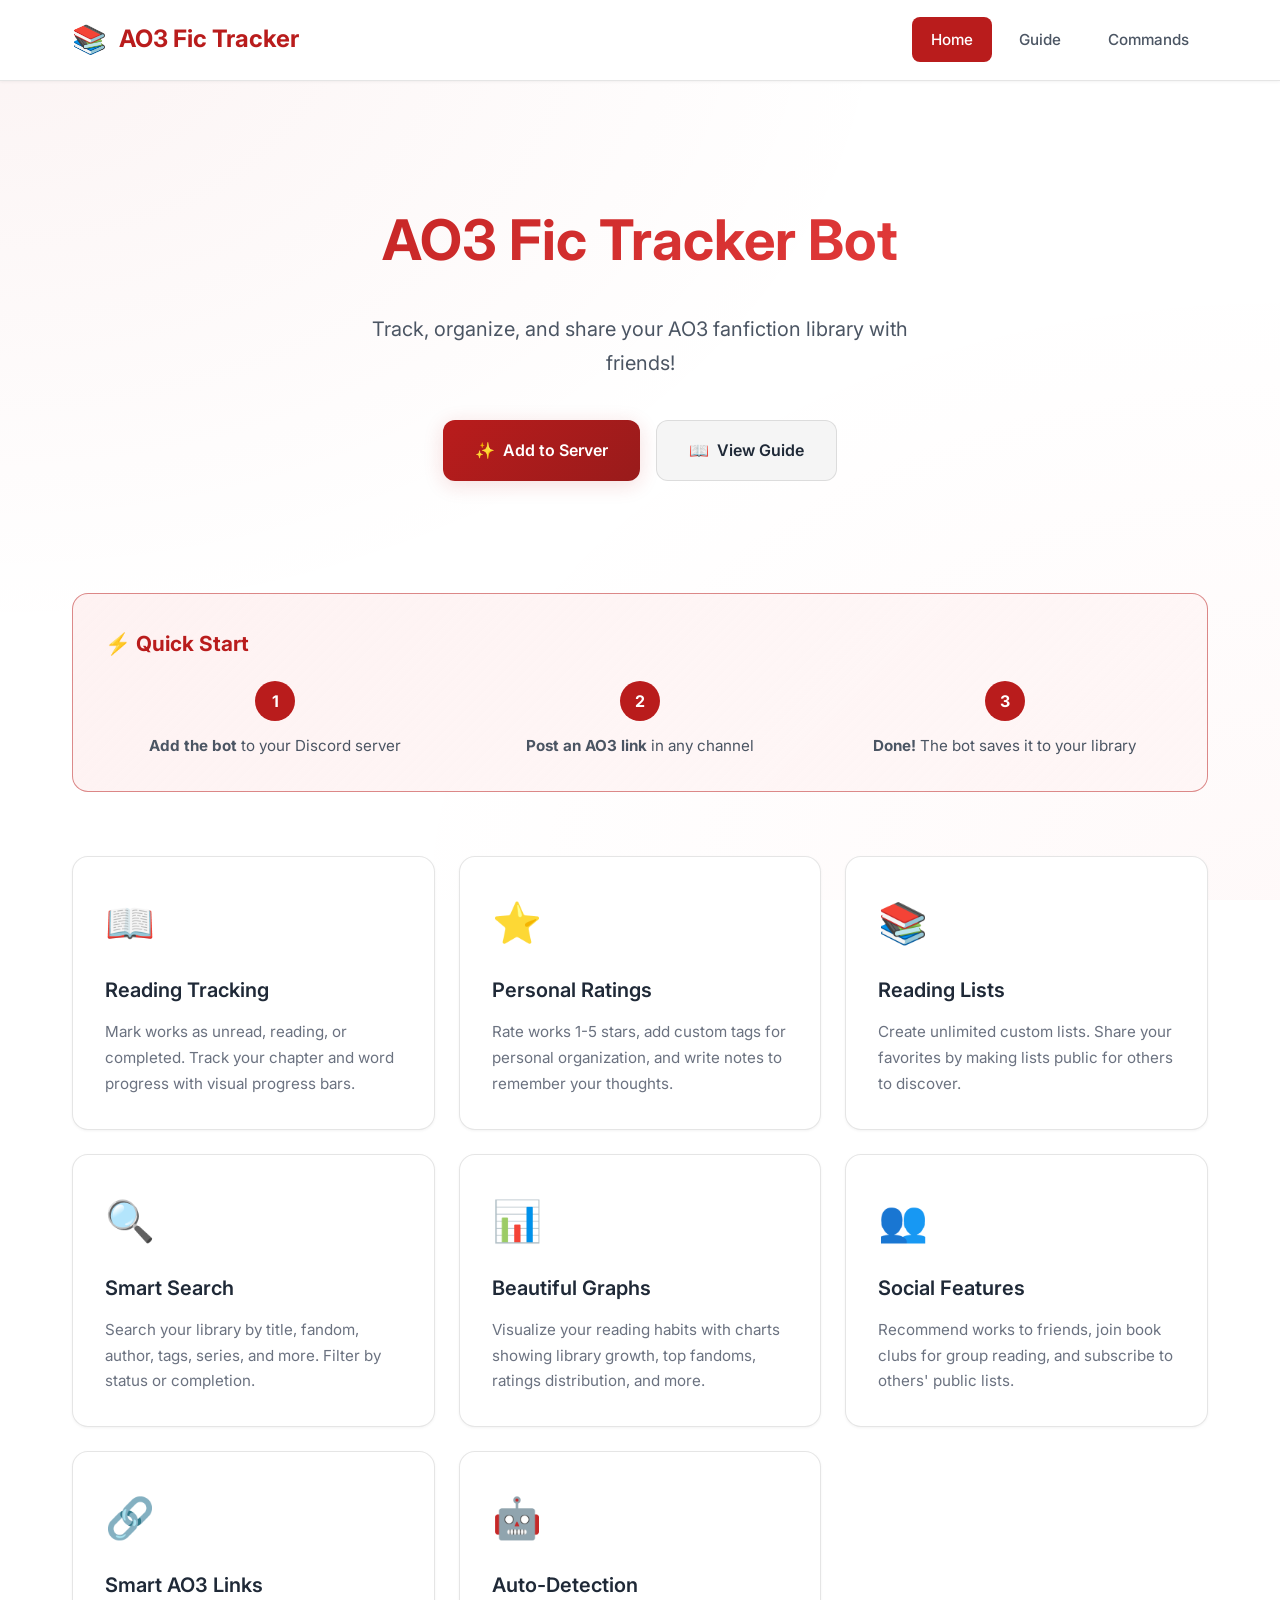
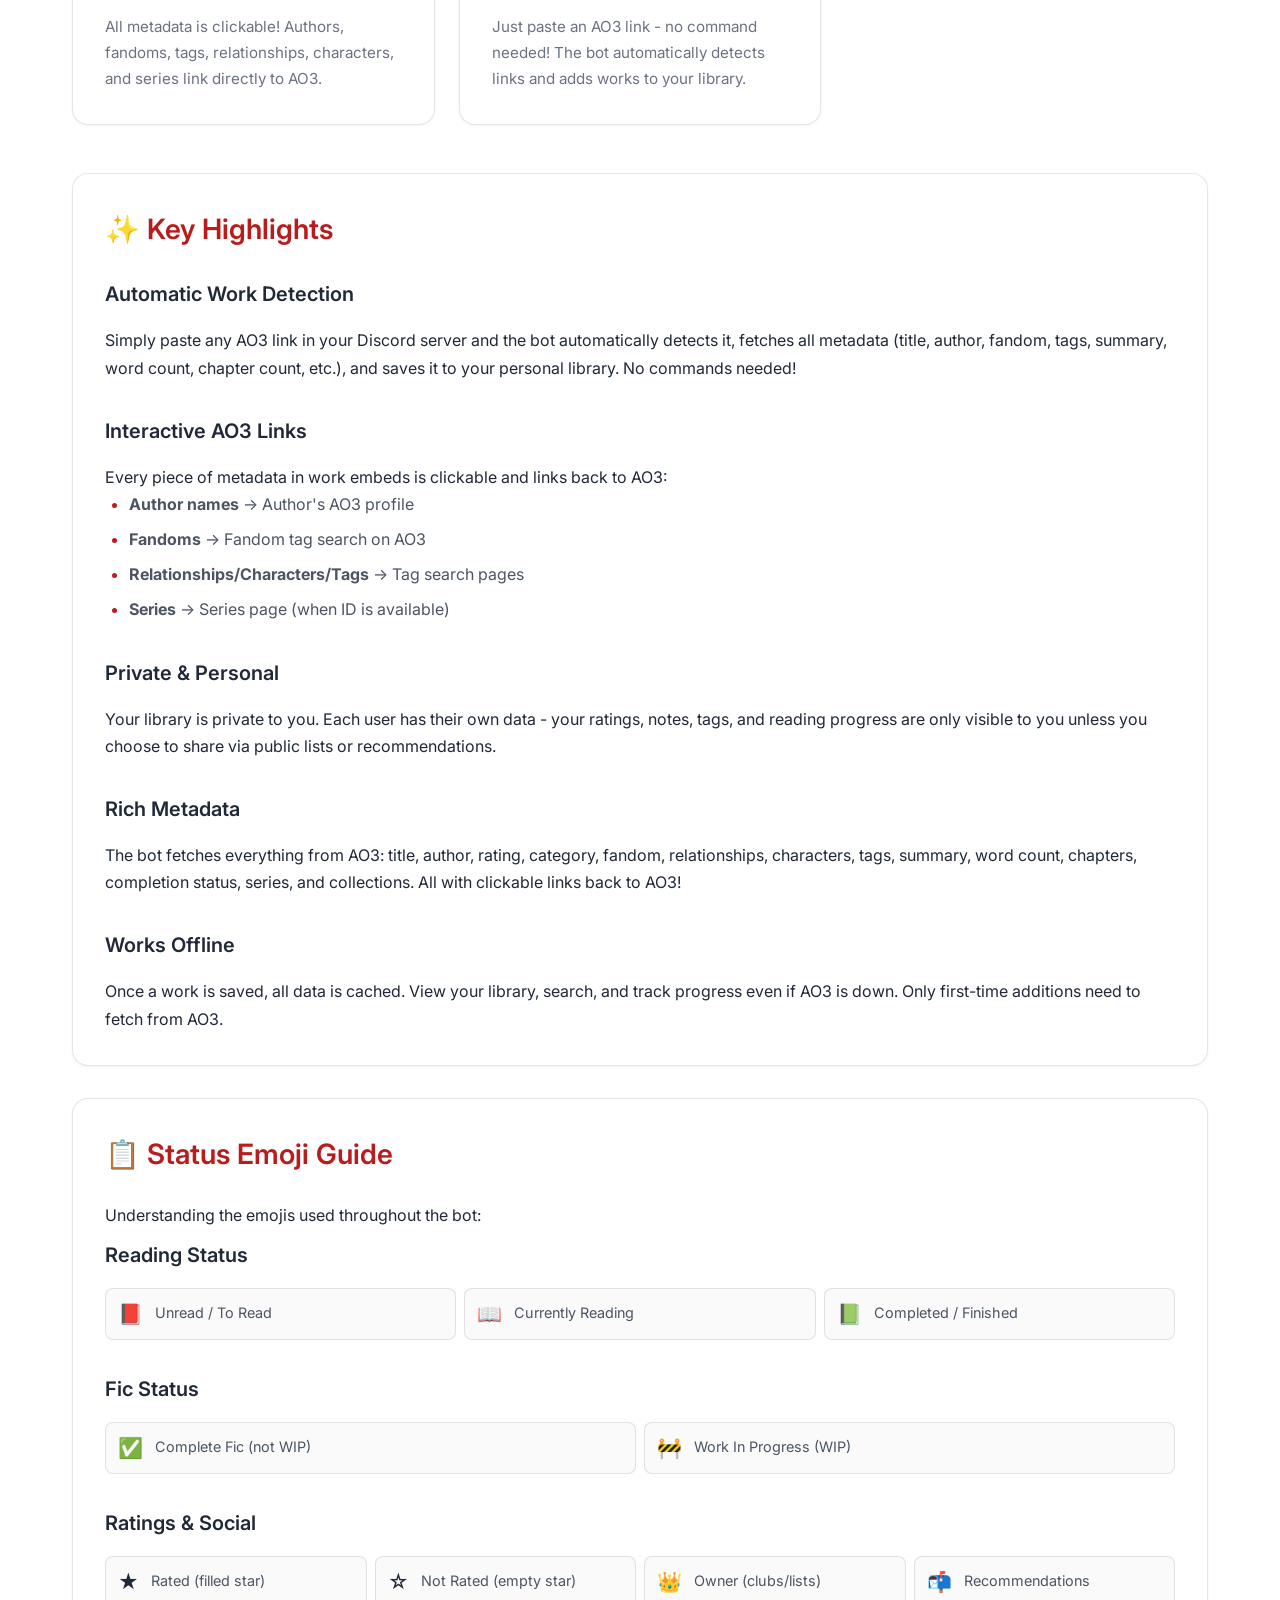
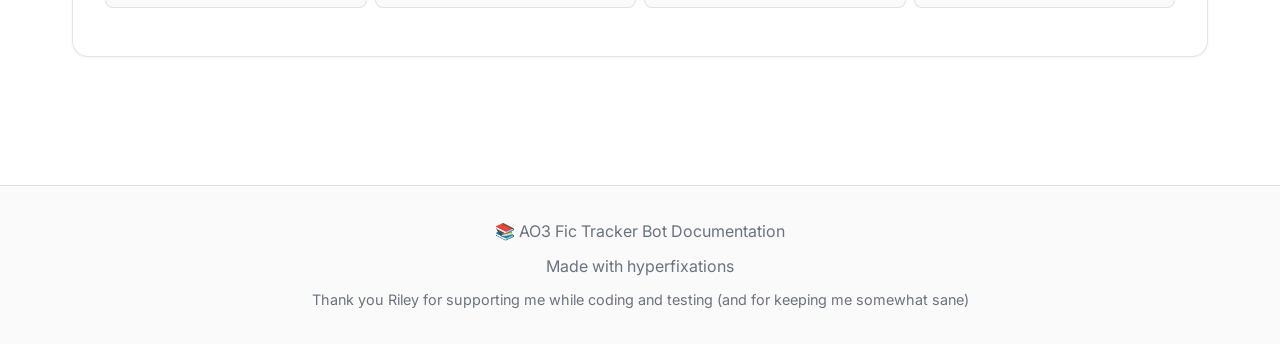
<file: index.html>
<!DOCTYPE html>
<html lang="en">
<head>
    <meta charset="UTF-8">
    <meta name="viewport" content="width=device-width, initial-scale=1.0">
    <meta name="description" content="AO3 Fic Tracker Bot - Track, organize, and share your AO3 fanfiction library with friends. The ultimate reading companion for Discord.">
    <title>AO3 Fic Tracker Bot - Home</title>
    <link rel="preconnect" href="https://fonts.googleapis.com">
    <link rel="preconnect" href="https://fonts.gstatic.com" crossorigin>
    <link href="https://fonts.googleapis.com/css2?family=Inter:wght@300;400;500;600;700&display=swap" rel="stylesheet">
    <link rel="stylesheet" href="styles.css">
</head>
<body>
    <div class="bg-gradient"></div>
    <header>
        <div class="header-content">
            <a href="index.html" class="logo">
                <span class="logo-icon">📚</span>
                <span>AO3 Fic Tracker</span>
            </a>
            <nav>
                <a href="index.html" class="nav-link active">Home</a>
                <a href="guide.html" class="nav-link">Guide</a>
                <a href="commands.html" class="nav-link">Commands</a>
            </nav>
        </div>
    </header>

    <main>
        <div class="hero">
            <h1>AO3 Fic Tracker Bot</h1>
            <p>Track, organize, and share your AO3 fanfiction library with friends!</p>
            <div class="hero-buttons">
                <a href="https://discord.com/oauth2/authorize?client_id=1485848832645267566&permissions=277025507392&integration_type=0&scope=bot+applications.commands" target="_blank" class="btn btn-primary">
                    <span>✨</span> Add to Server
                </a>
                <a href="guide.html" class="btn btn-secondary">
                    <span>📖</span> View Guide
                </a>
            </div>
        </div>

        <div class="quick-start">
            <h3>⚡ Quick Start</h3>
            <div class="quick-start-steps">
                <div class="qs-step">
                    <div class="qs-step-num">1</div>
                    <p><strong>Add the bot</strong> to your Discord server</p>
                </div>
                <div class="qs-step">
                    <div class="qs-step-num">2</div>
                    <p><strong>Post an AO3 link</strong> in any channel</p>
                </div>
                <div class="qs-step">
                    <div class="qs-step-num">3</div>
                    <p><strong>Done!</strong> The bot saves it to your library</p>
                </div>
            </div>
        </div>

        <div class="features">
            <div class="feature-card">
                <div class="feature-icon">📖</div>
                <h3>Reading Tracking</h3>
                <p>Mark works as unread, reading, or completed. Track your chapter and word progress with visual progress bars.</p>
            </div>

            <div class="feature-card">
                <div class="feature-icon">⭐</div>
                <h3>Personal Ratings</h3>
                <p>Rate works 1-5 stars, add custom tags for personal organization, and write notes to remember your thoughts.</p>
            </div>

            <div class="feature-card">
                <div class="feature-icon">📚</div>
                <h3>Reading Lists</h3>
                <p>Create unlimited custom lists. Share your favorites by making lists public for others to discover.</p>
            </div>

            <div class="feature-card">
                <div class="feature-icon">🔍</div>
                <h3>Smart Search</h3>
                <p>Search your library by title, fandom, author, tags, series, and more. Filter by status or completion.</p>
            </div>

            <div class="feature-card">
                <div class="feature-icon">📊</div>
                <h3>Beautiful Graphs</h3>
                <p>Visualize your reading habits with charts showing library growth, top fandoms, ratings distribution, and more.</p>
            </div>

            <div class="feature-card">
                <div class="feature-icon">👥</div>
                <h3>Social Features</h3>
                <p>Recommend works to friends, join book clubs for group reading, and subscribe to others' public lists.</p>
            </div>

            <div class="feature-card">
                <div class="feature-icon">🔗</div>
                <h3>Smart AO3 Links</h3>
                <p>All metadata is clickable! Authors, fandoms, tags, relationships, characters, and series link directly to AO3.</p>
            </div>

            <div class="feature-card">
                <div class="feature-icon">🤖</div>
                <h3>Auto-Detection</h3>
                <p>Just paste an AO3 link - no command needed! The bot automatically detects links and adds works to your library.</p>
            </div>
        </div>

        <div class="card" style="margin-top: 3rem;">
            <h2>✨ Key Highlights</h2>
            
            <h3>Automatic Work Detection</h3>
            <p>Simply paste any AO3 link in your Discord server and the bot automatically detects it, fetches all metadata (title, author, fandom, tags, summary, word count, chapter count, etc.), and saves it to your personal library. No commands needed!</p>

            <h3>Interactive AO3 Links</h3>
            <p>Every piece of metadata in work embeds is clickable and links back to AO3:</p>
            <ul>
                <li><strong>Author names</strong> → Author's AO3 profile</li>
                <li><strong>Fandoms</strong> → Fandom tag search on AO3</li>
                <li><strong>Relationships/Characters/Tags</strong> → Tag search pages</li>
                <li><strong>Series</strong> → Series page (when ID is available)</li>
            </ul>

            <h3>Private & Personal</h3>
            <p>Your library is private to you. Each user has their own data - your ratings, notes, tags, and reading progress are only visible to you unless you choose to share via public lists or recommendations.</p>

            <h3>Rich Metadata</h3>
            <p>The bot fetches everything from AO3: title, author, rating, category, fandom, relationships, characters, tags, summary, word count, chapters, completion status, series, and collections. All with clickable links back to AO3!</p>

            <h3>Works Offline</h3>
            <p>Once a work is saved, all data is cached. View your library, search, and track progress even if AO3 is down. Only first-time additions need to fetch from AO3.</p>
        </div>

        <div class="card">
            <h2>📋 Status Emoji Guide</h2>
            <p>Understanding the emojis used throughout the bot:</p>
            
            <h3>Reading Status</h3>
            <div class="emoji-grid">
                <div class="emoji-item"><span>📕</span><span>Unread / To Read</span></div>
                <div class="emoji-item"><span>📖</span><span>Currently Reading</span></div>
                <div class="emoji-item"><span>📗</span><span>Completed / Finished</span></div>
            </div>

            <h3>Fic Status</h3>
            <div class="emoji-grid">
                <div class="emoji-item"><span>✅</span><span>Complete Fic (not WIP)</span></div>
                <div class="emoji-item"><span>🚧</span><span>Work In Progress (WIP)</span></div>
            </div>

            <h3>Ratings & Social</h3>
            <div class="emoji-grid">
                <div class="emoji-item"><span>★</span><span>Rated (filled star)</span></div>
                <div class="emoji-item"><span>☆</span><span>Not Rated (empty star)</span></div>
                <div class="emoji-item"><span>👑</span><span>Owner (clubs/lists)</span></div>
                <div class="emoji-item"><span>📬</span><span>Recommendations</span></div>
            </div>
        </div>
    </main>

    <footer>
        <p>📚 AO3 Fic Tracker Bot Documentation</p>
        <p style="margin-top: 0.5rem;">Made with hyperfixations</p>
        <p style="margin-top: 0.5rem; font-size: 0.9rem; color: var(--text-muted);">Thank you Riley for supporting me while coding and testing (and for keeping me somewhat sane)</p>
    </footer>

    <button id="backToTop" class="back-to-top" aria-label="Back to top">↑</button>

    <script src="script.js"></script>
</body>
</html>
</file>
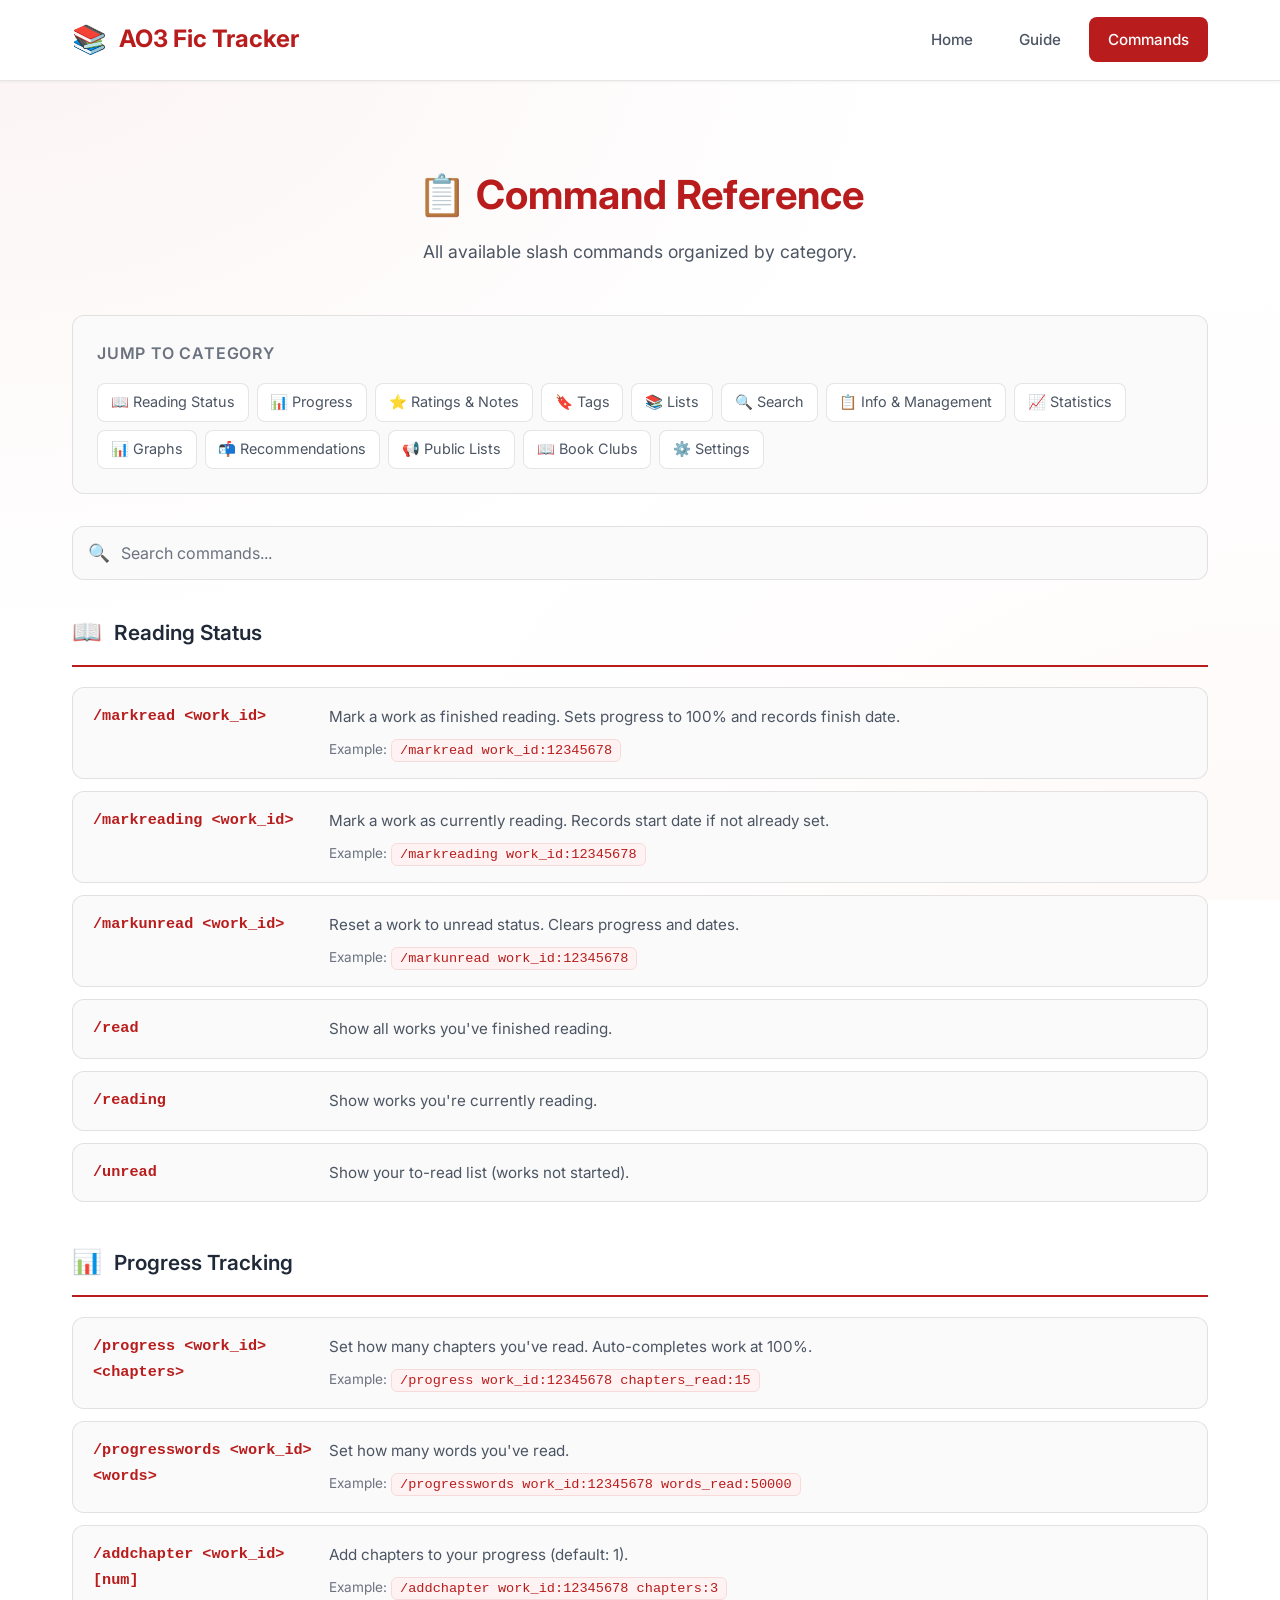
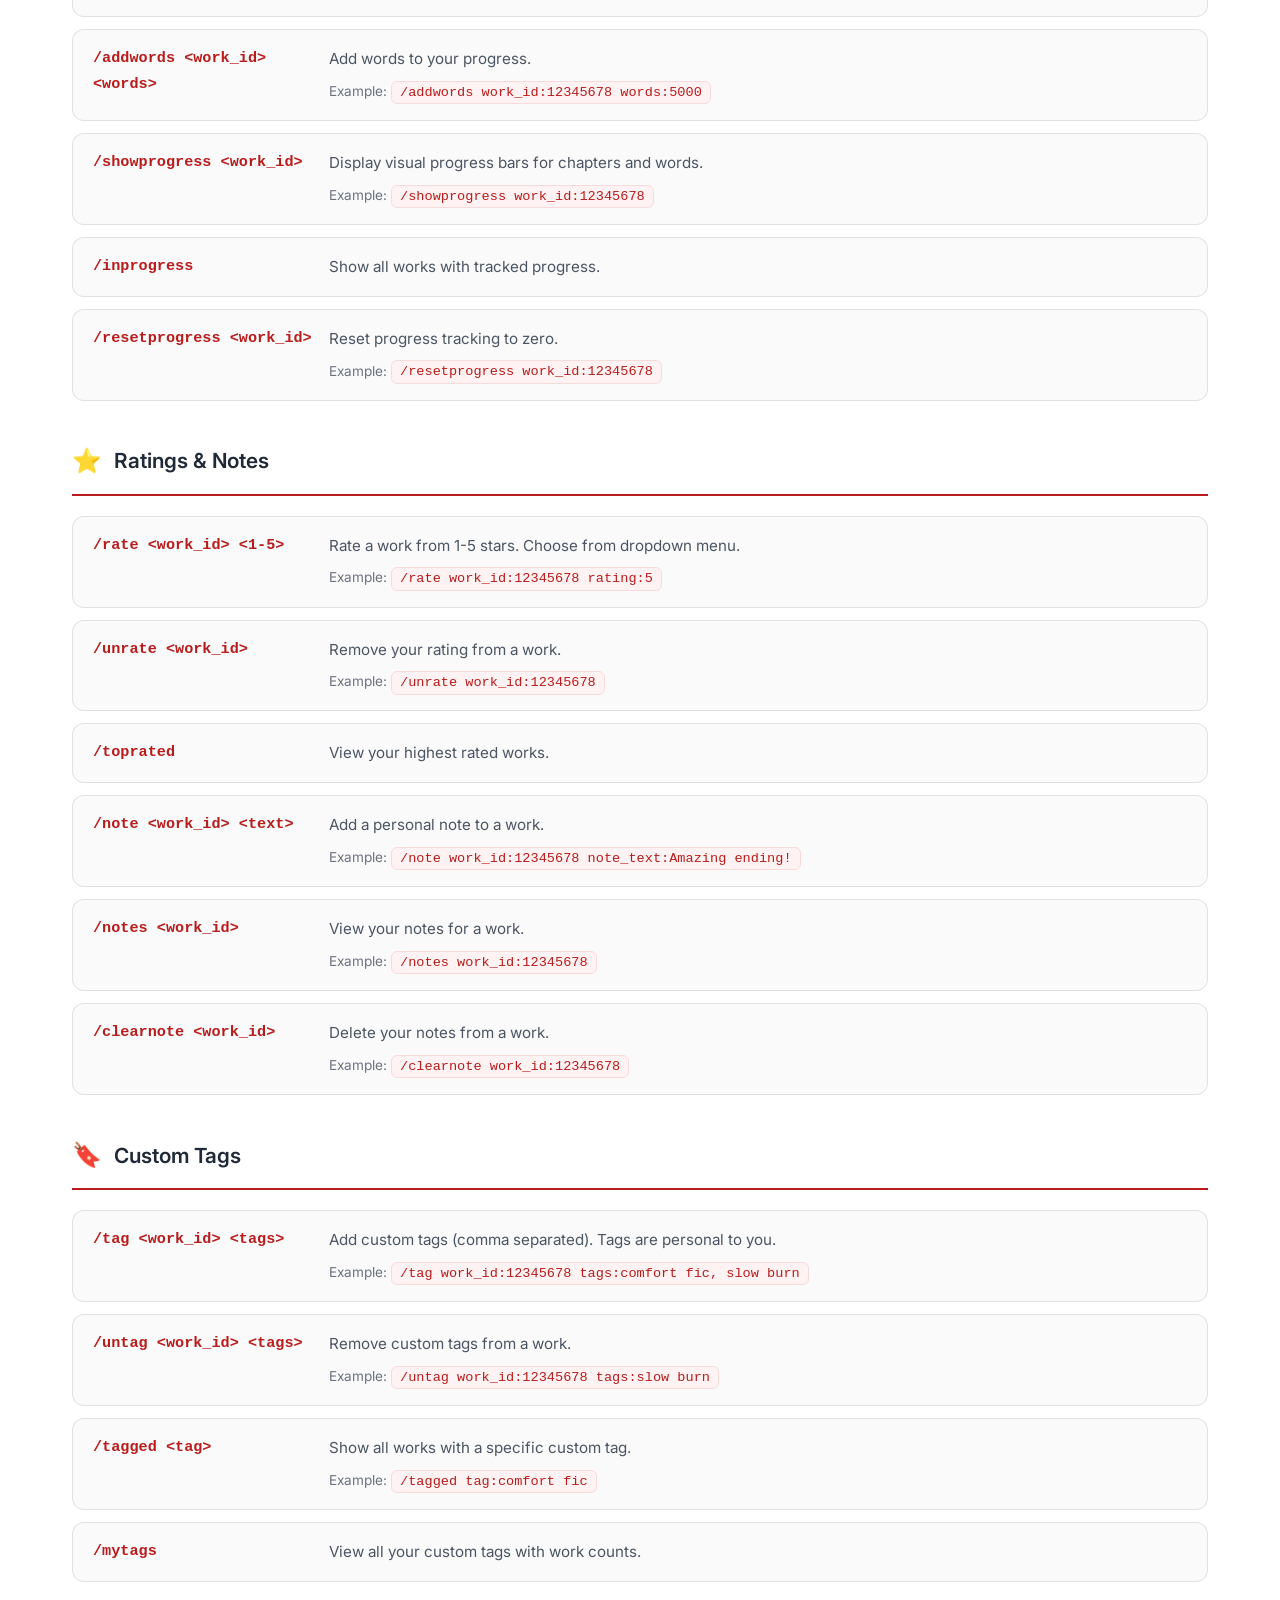
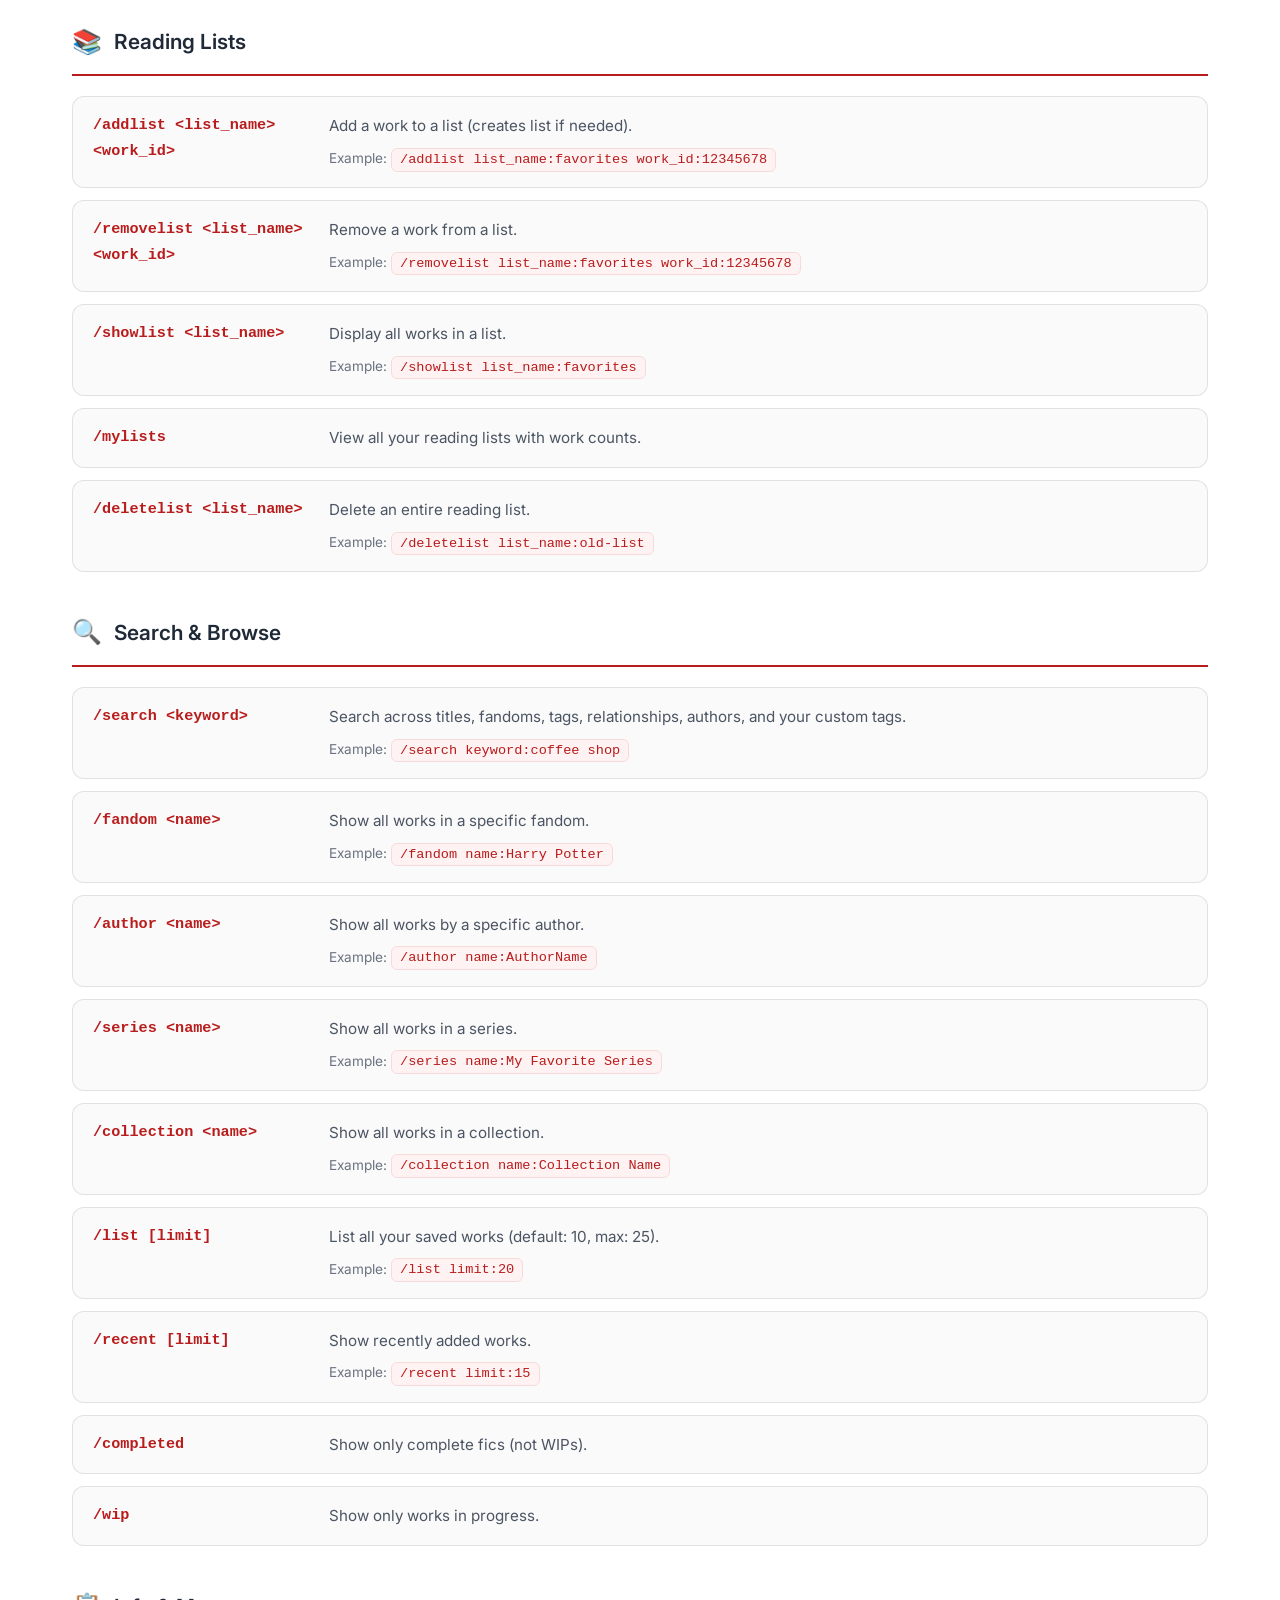
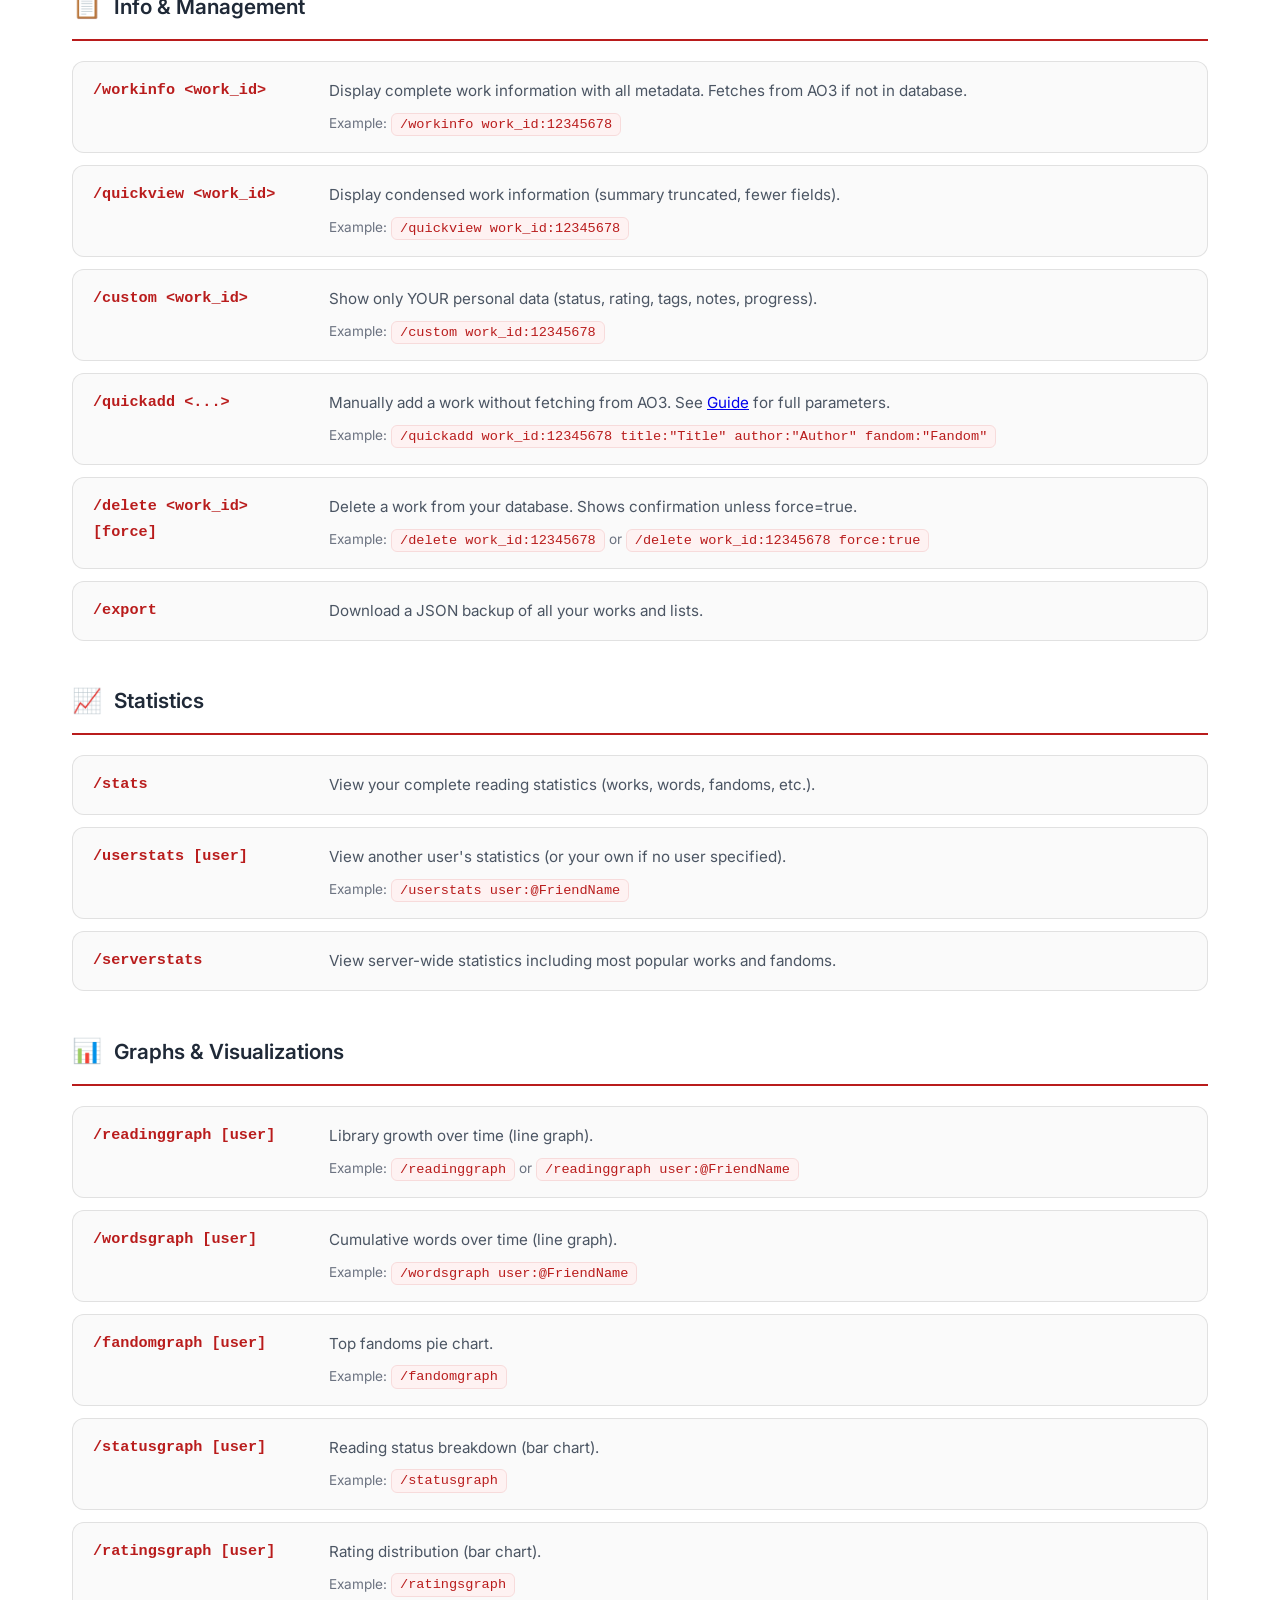
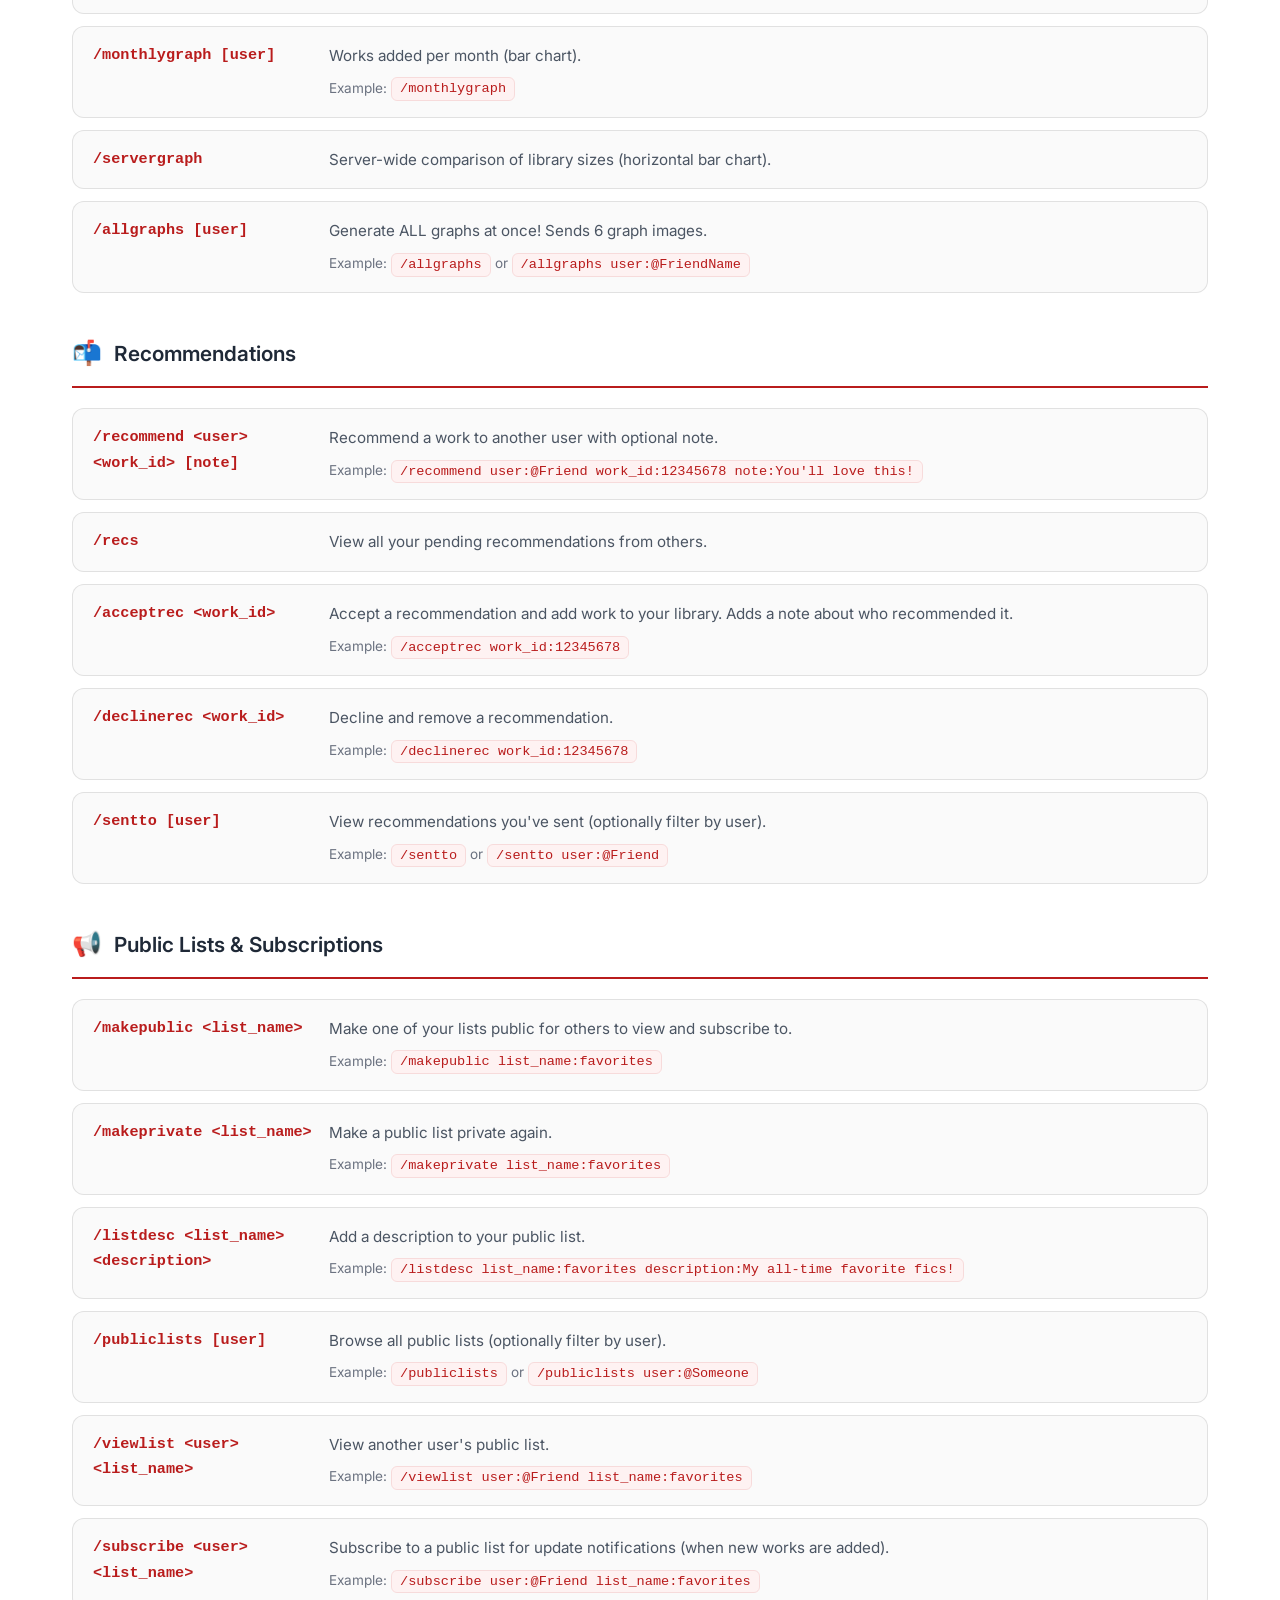
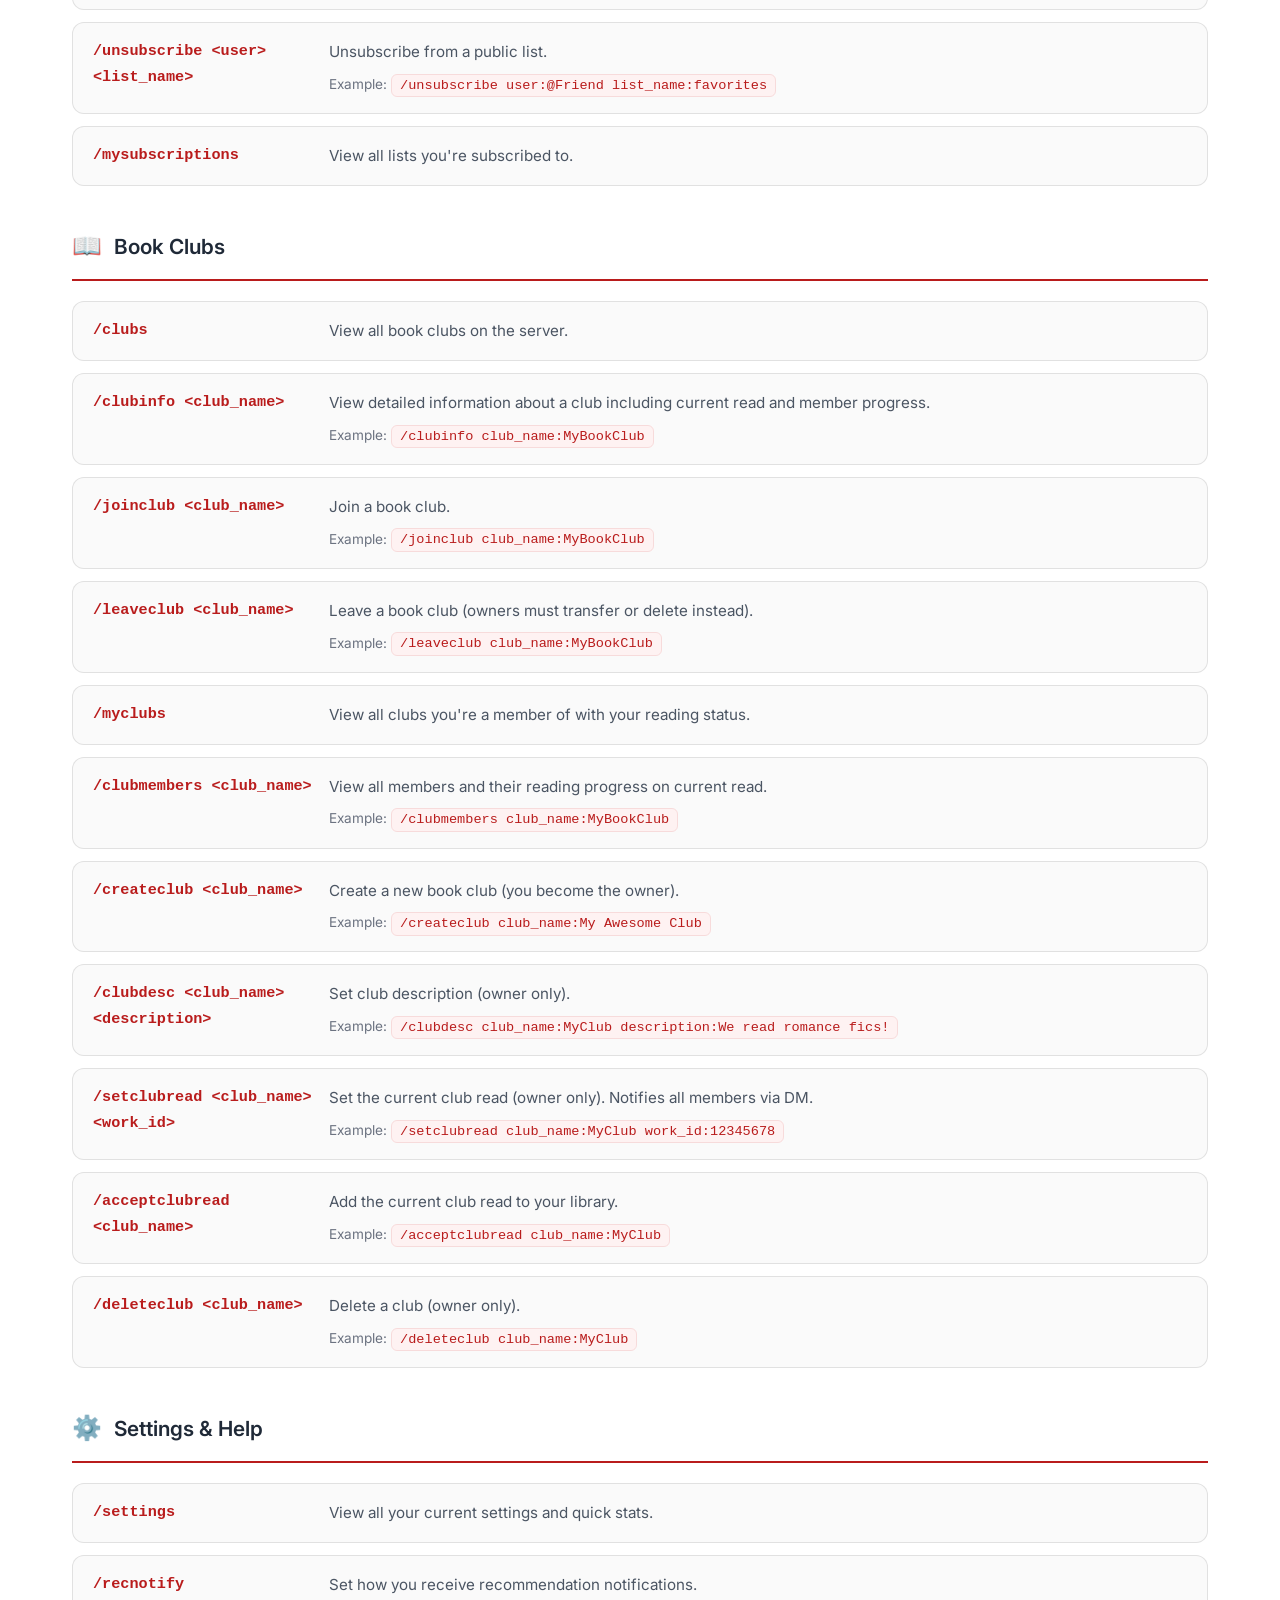
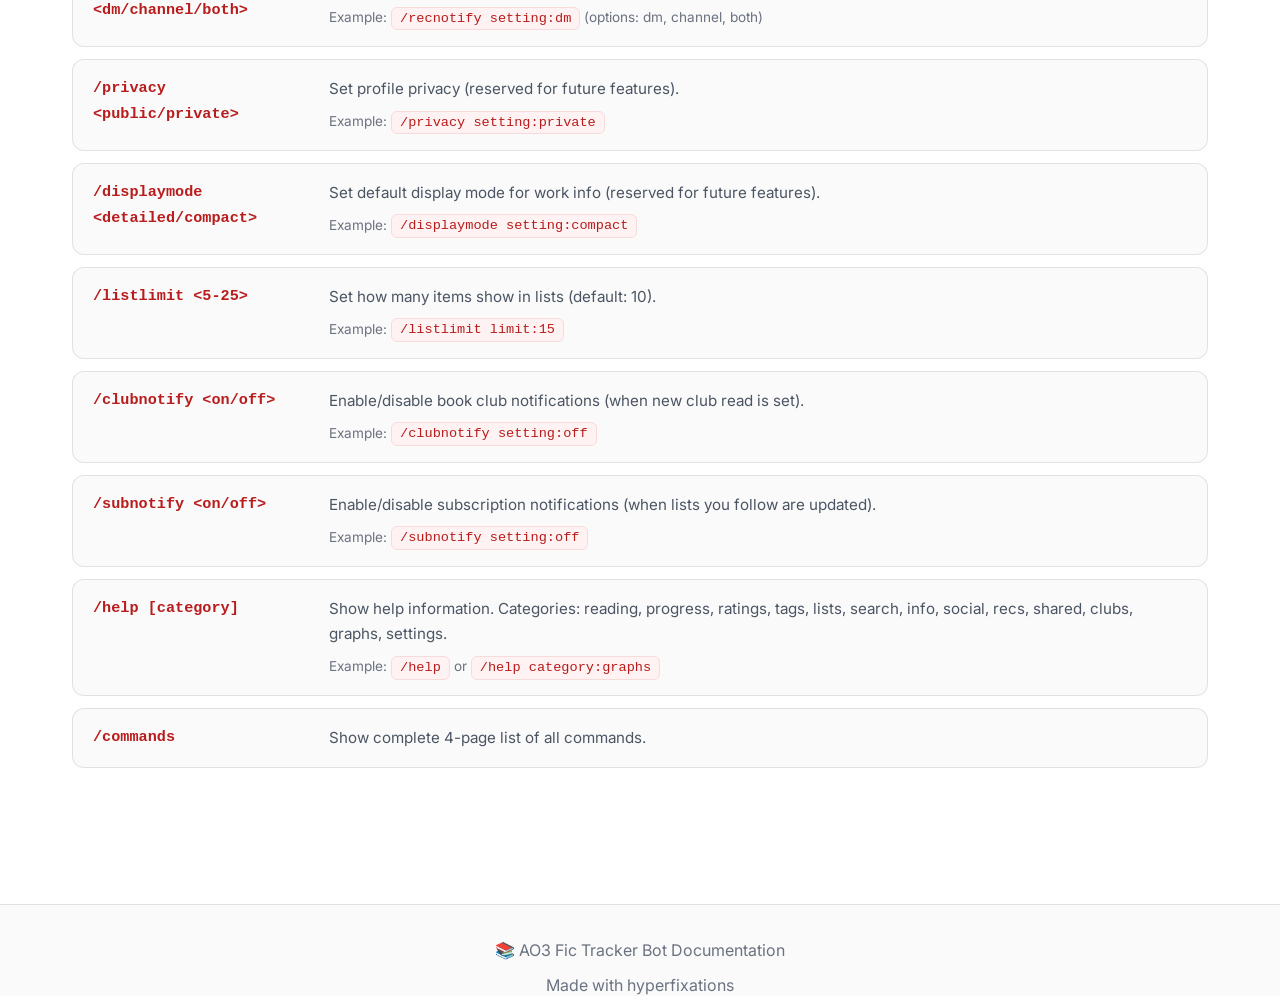
<file: commands.html>
<!DOCTYPE html>
<html lang="en">
<head>
    <meta charset="UTF-8">
    <meta name="viewport" content="width=device-width, initial-scale=1.0">
    <meta name="description" content="Complete command reference for AO3 Fic Tracker Bot - All slash commands organized by category with examples.">
    <title>AO3 Fic Tracker Bot - Commands</title>
    <link rel="preconnect" href="https://fonts.googleapis.com">
    <link rel="preconnect" href="https://fonts.gstatic.com" crossorigin>
    <link href="https://fonts.googleapis.com/css2?family=Inter:wght@300;400;500;600;700&display=swap" rel="stylesheet">
    <link rel="stylesheet" href="styles.css">
</head>
<body>
    <div class="bg-gradient"></div>

    <header>
        <div class="header-content">
            <a href="index.html" class="logo">
                <span class="logo-icon">📚</span>
                <span>AO3 Fic Tracker</span>
            </a>
            <nav>
                <a href="index.html" class="nav-link">Home</a>
                <a href="guide.html" class="nav-link">Guide</a>
                <a href="commands.html" class="nav-link active">Commands</a>
            </nav>
        </div>
    </header>

    <main>
        <div class="page-header">
            <h1>📋 Command Reference</h1>
            <p>All available slash commands organized by category.</p>
        </div>

        <div class="toc">
            <h4>Jump to Category</h4>
            <ul class="toc-list">
                <li><a href="#cmd-status" class="toc-link">📖 Reading Status</a></li>
                <li><a href="#cmd-progress" class="toc-link">📊 Progress</a></li>
                <li><a href="#cmd-ratings" class="toc-link">⭐ Ratings & Notes</a></li>
                <li><a href="#cmd-tags" class="toc-link">🔖 Tags</a></li>
                <li><a href="#cmd-lists" class="toc-link">📚 Lists</a></li>
                <li><a href="#cmd-search" class="toc-link">🔍 Search</a></li>
                <li><a href="#cmd-info" class="toc-link">📋 Info & Management</a></li>
                <li><a href="#cmd-stats" class="toc-link">📈 Statistics</a></li>
                <li><a href="#cmd-graphs" class="toc-link">📊 Graphs</a></li>
                <li><a href="#cmd-recs" class="toc-link">📬 Recommendations</a></li>
                <li><a href="#cmd-public" class="toc-link">📢 Public Lists</a></li>
                <li><a href="#cmd-clubs" class="toc-link">📖 Book Clubs</a></li>
                <li><a href="#cmd-settings" class="toc-link">⚙️ Settings</a></li>
            </ul>
        </div>

        <div class="search-container">
            <div class="search-wrapper">
                <span class="search-icon">🔍</span>
                <input type="text" class="search-input" id="searchInput" placeholder="Search commands...">
            </div>
        </div>

        <div id="cmd-status" class="command-category">
            <div class="category-header">
                <span class="category-icon">📖</span>
                <h3>Reading Status</h3>
            </div>
            <div class="command-list">
                <div class="command-item">
                    <div class="command-name">/markread &lt;work_id&gt;</div>
                    <div>
                        <div class="command-desc">Mark a work as finished reading. Sets progress to 100% and records finish date.</div>
                        <div class="command-example">Example: <code>/markread work_id:12345678</code></div>
                    </div>
                </div>
                <div class="command-item">
                    <div class="command-name">/markreading &lt;work_id&gt;</div>
                    <div>
                        <div class="command-desc">Mark a work as currently reading. Records start date if not already set.</div>
                        <div class="command-example">Example: <code>/markreading work_id:12345678</code></div>
                    </div>
                </div>
                <div class="command-item">
                    <div class="command-name">/markunread &lt;work_id&gt;</div>
                    <div>
                        <div class="command-desc">Reset a work to unread status. Clears progress and dates.</div>
                        <div class="command-example">Example: <code>/markunread work_id:12345678</code></div>
                    </div>
                </div>
                <div class="command-item">
                    <div class="command-name">/read</div>
                    <div>
                        <div class="command-desc">Show all works you've finished reading.</div>
                    </div>
                </div>
                <div class="command-item">
                    <div class="command-name">/reading</div>
                    <div>
                        <div class="command-desc">Show works you're currently reading.</div>
                    </div>
                </div>
                <div class="command-item">
                    <div class="command-name">/unread</div>
                    <div>
                        <div class="command-desc">Show your to-read list (works not started).</div>
                    </div>
                </div>
            </div>
        </div>

        <div id="cmd-progress" class="command-category">
            <div class="category-header">
                <span class="category-icon">📊</span>
                <h3>Progress Tracking</h3>
            </div>
            <div class="command-list">
                <div class="command-item">
                    <div class="command-name">/progress &lt;work_id&gt; &lt;chapters&gt;</div>
                    <div>
                        <div class="command-desc">Set how many chapters you've read. Auto-completes work at 100%.</div>
                        <div class="command-example">Example: <code>/progress work_id:12345678 chapters_read:15</code></div>
                    </div>
                </div>
                <div class="command-item">
                    <div class="command-name">/progresswords &lt;work_id&gt; &lt;words&gt;</div>
                    <div>
                        <div class="command-desc">Set how many words you've read.</div>
                        <div class="command-example">Example: <code>/progresswords work_id:12345678 words_read:50000</code></div>
                    </div>
                </div>
                <div class="command-item">
                    <div class="command-name">/addchapter &lt;work_id&gt; [num]</div>
                    <div>
                        <div class="command-desc">Add chapters to your progress (default: 1).</div>
                        <div class="command-example">Example: <code>/addchapter work_id:12345678 chapters:3</code></div>
                    </div>
                </div>
                <div class="command-item">
                    <div class="command-name">/addwords &lt;work_id&gt; &lt;words&gt;</div>
                    <div>
                        <div class="command-desc">Add words to your progress.</div>
                        <div class="command-example">Example: <code>/addwords work_id:12345678 words:5000</code></div>
                    </div>
                </div>
                <div class="command-item">
                    <div class="command-name">/showprogress &lt;work_id&gt;</div>
                    <div>
                        <div class="command-desc">Display visual progress bars for chapters and words.</div>
                        <div class="command-example">Example: <code>/showprogress work_id:12345678</code></div>
                    </div>
                </div>
                <div class="command-item">
                    <div class="command-name">/inprogress</div>
                    <div>
                        <div class="command-desc">Show all works with tracked progress.</div>
                    </div>
                </div>
                <div class="command-item">
                    <div class="command-name">/resetprogress &lt;work_id&gt;</div>
                    <div>
                        <div class="command-desc">Reset progress tracking to zero.</div>
                        <div class="command-example">Example: <code>/resetprogress work_id:12345678</code></div>
                    </div>
                </div>
            </div>
        </div>

        <div id="cmd-ratings" class="command-category">
            <div class="category-header">
                <span class="category-icon">⭐</span>
                <h3>Ratings & Notes</h3>
            </div>
            <div class="command-list">
                <div class="command-item">
                    <div class="command-name">/rate &lt;work_id&gt; &lt;1-5&gt;</div>
                    <div>
                        <div class="command-desc">Rate a work from 1-5 stars. Choose from dropdown menu.</div>
                        <div class="command-example">Example: <code>/rate work_id:12345678 rating:5</code></div>
                    </div>
                </div>
                <div class="command-item">
                    <div class="command-name">/unrate &lt;work_id&gt;</div>
                    <div>
                        <div class="command-desc">Remove your rating from a work.</div>
                        <div class="command-example">Example: <code>/unrate work_id:12345678</code></div>
                    </div>
                </div>
                <div class="command-item">
                    <div class="command-name">/toprated</div>
                    <div>
                        <div class="command-desc">View your highest rated works.</div>
                    </div>
                </div>
                <div class="command-item">
                    <div class="command-name">/note &lt;work_id&gt; &lt;text&gt;</div>
                    <div>
                        <div class="command-desc">Add a personal note to a work.</div>
                        <div class="command-example">Example: <code>/note work_id:12345678 note_text:Amazing ending!</code></div>
                    </div>
                </div>
                <div class="command-item">
                    <div class="command-name">/notes &lt;work_id&gt;</div>
                    <div>
                        <div class="command-desc">View your notes for a work.</div>
                        <div class="command-example">Example: <code>/notes work_id:12345678</code></div>
                    </div>
                </div>
                <div class="command-item">
                    <div class="command-name">/clearnote &lt;work_id&gt;</div>
                    <div>
                        <div class="command-desc">Delete your notes from a work.</div>
                        <div class="command-example">Example: <code>/clearnote work_id:12345678</code></div>
                    </div>
                </div>
            </div>
        </div>

        <div id="cmd-tags" class="command-category">
            <div class="category-header">
                <span class="category-icon">🔖</span>
                <h3>Custom Tags</h3>
            </div>
            <div class="command-list">
                <div class="command-item">
                    <div class="command-name">/tag &lt;work_id&gt; &lt;tags&gt;</div>
                    <div>
                        <div class="command-desc">Add custom tags (comma separated). Tags are personal to you.</div>
                        <div class="command-example">Example: <code>/tag work_id:12345678 tags:comfort fic, slow burn</code></div>
                    </div>
                </div>
                <div class="command-item">
                    <div class="command-name">/untag &lt;work_id&gt; &lt;tags&gt;</div>
                    <div>
                        <div class="command-desc">Remove custom tags from a work.</div>
                        <div class="command-example">Example: <code>/untag work_id:12345678 tags:slow burn</code></div>
                    </div>
                </div>
                <div class="command-item">
                    <div class="command-name">/tagged &lt;tag&gt;</div>
                    <div>
                        <div class="command-desc">Show all works with a specific custom tag.</div>
                        <div class="command-example">Example: <code>/tagged tag:comfort fic</code></div>
                    </div>
                </div>
                <div class="command-item">
                    <div class="command-name">/mytags</div>
                    <div>
                        <div class="command-desc">View all your custom tags with work counts.</div>
                    </div>
                </div>
            </div>
        </div>

        <div id="cmd-lists" class="command-category">
            <div class="category-header">
                <span class="category-icon">📚</span>
                <h3>Reading Lists</h3>
            </div>
            <div class="command-list">
                <div class="command-item">
                    <div class="command-name">/addlist &lt;list_name&gt; &lt;work_id&gt;</div>
                    <div>
                        <div class="command-desc">Add a work to a list (creates list if needed).</div>
                        <div class="command-example">Example: <code>/addlist list_name:favorites work_id:12345678</code></div>
                    </div>
                </div>
                <div class="command-item">
                    <div class="command-name">/removelist &lt;list_name&gt; &lt;work_id&gt;</div>
                    <div>
                        <div class="command-desc">Remove a work from a list.</div>
                        <div class="command-example">Example: <code>/removelist list_name:favorites work_id:12345678</code></div>
                    </div>
                </div>
                <div class="command-item">
                    <div class="command-name">/showlist &lt;list_name&gt;</div>
                    <div>
                        <div class="command-desc">Display all works in a list.</div>
                        <div class="command-example">Example: <code>/showlist list_name:favorites</code></div>
                    </div>
                </div>
                <div class="command-item">
                    <div class="command-name">/mylists</div>
                    <div>
                        <div class="command-desc">View all your reading lists with work counts.</div>
                    </div>
                </div>
                <div class="command-item">
                    <div class="command-name">/deletelist &lt;list_name&gt;</div>
                    <div>
                        <div class="command-desc">Delete an entire reading list.</div>
                        <div class="command-example">Example: <code>/deletelist list_name:old-list</code></div>
                    </div>
                </div>
            </div>
        </div>

        <div id="cmd-search" class="command-category">
            <div class="category-header">
                <span class="category-icon">🔍</span>
                <h3>Search & Browse</h3>
            </div>
            <div class="command-list">
                <div class="command-item">
                    <div class="command-name">/search &lt;keyword&gt;</div>
                    <div>
                        <div class="command-desc">Search across titles, fandoms, tags, relationships, authors, and your custom tags.</div>
                        <div class="command-example">Example: <code>/search keyword:coffee shop</code></div>
                    </div>
                </div>
                <div class="command-item">
                    <div class="command-name">/fandom &lt;name&gt;</div>
                    <div>
                        <div class="command-desc">Show all works in a specific fandom.</div>
                        <div class="command-example">Example: <code>/fandom name:Harry Potter</code></div>
                    </div>
                </div>
                <div class="command-item">
                    <div class="command-name">/author &lt;name&gt;</div>
                    <div>
                        <div class="command-desc">Show all works by a specific author.</div>
                        <div class="command-example">Example: <code>/author name:AuthorName</code></div>
                    </div>
                </div>
                <div class="command-item">
                    <div class="command-name">/series &lt;name&gt;</div>
                    <div>
                        <div class="command-desc">Show all works in a series.</div>
                        <div class="command-example">Example: <code>/series name:My Favorite Series</code></div>
                    </div>
                </div>
                <div class="command-item">
                    <div class="command-name">/collection &lt;name&gt;</div>
                    <div>
                        <div class="command-desc">Show all works in a collection.</div>
                        <div class="command-example">Example: <code>/collection name:Collection Name</code></div>
                    </div>
                </div>
                <div class="command-item">
                    <div class="command-name">/list [limit]</div>
                    <div>
                        <div class="command-desc">List all your saved works (default: 10, max: 25).</div>
                        <div class="command-example">Example: <code>/list limit:20</code></div>
                    </div>
                </div>
                <div class="command-item">
                    <div class="command-name">/recent [limit]</div>
                    <div>
                        <div class="command-desc">Show recently added works.</div>
                        <div class="command-example">Example: <code>/recent limit:15</code></div>
                    </div>
                </div>
                <div class="command-item">
                    <div class="command-name">/completed</div>
                    <div>
                        <div class="command-desc">Show only complete fics (not WIPs).</div>
                    </div>
                </div>
                <div class="command-item">
                    <div class="command-name">/wip</div>
                    <div>
                        <div class="command-desc">Show only works in progress.</div>
                    </div>
                </div>
            </div>
        </div>

        <div id="cmd-info" class="command-category">
            <div class="category-header">
                <span class="category-icon">📋</span>
                <h3>Info & Management</h3>
            </div>
            <div class="command-list">
                <div class="command-item">
                    <div class="command-name">/workinfo &lt;work_id&gt;</div>
                    <div>
                        <div class="command-desc">Display complete work information with all metadata. Fetches from AO3 if not in database.</div>
                        <div class="command-example">Example: <code>/workinfo work_id:12345678</code></div>
                    </div>
                </div>
                <div class="command-item">
                    <div class="command-name">/quickview &lt;work_id&gt;</div>
                    <div>
                        <div class="command-desc">Display condensed work information (summary truncated, fewer fields).</div>
                        <div class="command-example">Example: <code>/quickview work_id:12345678</code></div>
                    </div>
                </div>
                <div class="command-item">
                    <div class="command-name">/custom &lt;work_id&gt;</div>
                    <div>
                        <div class="command-desc">Show only YOUR personal data (status, rating, tags, notes, progress).</div>
                        <div class="command-example">Example: <code>/custom work_id:12345678</code></div>
                    </div>
                </div>
                <div class="command-item">
                    <div class="command-name">/quickadd &lt;...&gt;</div>
                    <div>
                        <div class="command-desc">Manually add a work without fetching from AO3. See <a href="guide.html#quickadd">Guide</a> for full parameters.</div>
                        <div class="command-example">Example: <code>/quickadd work_id:12345678 title:"Title" author:"Author" fandom:"Fandom"</code></div>
                    </div>
                </div>
                <div class="command-item">
                    <div class="command-name">/delete &lt;work_id&gt; [force]</div>
                    <div>
                        <div class="command-desc">Delete a work from your database. Shows confirmation unless force=true.</div>
                        <div class="command-example">Example: <code>/delete work_id:12345678</code> or <code>/delete work_id:12345678 force:true</code></div>
                    </div>
                </div>
                <div class="command-item">
                    <div class="command-name">/export</div>
                    <div>
                        <div class="command-desc">Download a JSON backup of all your works and lists.</div>
                    </div>
                </div>
            </div>
        </div>

        <div id="cmd-stats" class="command-category">
            <div class="category-header">
                <span class="category-icon">📈</span>
                <h3>Statistics</h3>
            </div>
            <div class="command-list">
                <div class="command-item">
                    <div class="command-name">/stats</div>
                    <div>
                        <div class="command-desc">View your complete reading statistics (works, words, fandoms, etc.).</div>
                    </div>
                </div>
                <div class="command-item">
                    <div class="command-name">/userstats [user]</div>
                    <div>
                        <div class="command-desc">View another user's statistics (or your own if no user specified).</div>
                        <div class="command-example">Example: <code>/userstats user:@FriendName</code></div>
                    </div>
                </div>
                <div class="command-item">
                    <div class="command-name">/serverstats</div>
                    <div>
                        <div class="command-desc">View server-wide statistics including most popular works and fandoms.</div>
                    </div>
                </div>
            </div>
        </div>

        <div id="cmd-graphs" class="command-category">
            <div class="category-header">
                <span class="category-icon">📊</span>
                <h3>Graphs & Visualizations</h3>
            </div>
            <div class="command-list">
                <div class="command-item">
                    <div class="command-name">/readinggraph [user]</div>
                    <div>
                        <div class="command-desc">Library growth over time (line graph).</div>
                        <div class="command-example">Example: <code>/readinggraph</code> or <code>/readinggraph user:@FriendName</code></div>
                    </div>
                </div>
                <div class="command-item">
                    <div class="command-name">/wordsgraph [user]</div>
                    <div>
                        <div class="command-desc">Cumulative words over time (line graph).</div>
                        <div class="command-example">Example: <code>/wordsgraph user:@FriendName</code></div>
                    </div>
                </div>
                <div class="command-item">
                    <div class="command-name">/fandomgraph [user]</div>
                    <div>
                        <div class="command-desc">Top fandoms pie chart.</div>
                        <div class="command-example">Example: <code>/fandomgraph</code></div>
                    </div>
                </div>
                <div class="command-item">
                    <div class="command-name">/statusgraph [user]</div>
                    <div>
                        <div class="command-desc">Reading status breakdown (bar chart).</div>
                        <div class="command-example">Example: <code>/statusgraph</code></div>
                    </div>
                </div>
                <div class="command-item">
                    <div class="command-name">/ratingsgraph [user]</div>
                    <div>
                        <div class="command-desc">Rating distribution (bar chart).</div>
                        <div class="command-example">Example: <code>/ratingsgraph</code></div>
                    </div>
                </div>
                <div class="command-item">
                    <div class="command-name">/monthlygraph [user]</div>
                    <div>
                        <div class="command-desc">Works added per month (bar chart).</div>
                        <div class="command-example">Example: <code>/monthlygraph</code></div>
                    </div>
                </div>
                <div class="command-item">
                    <div class="command-name">/servergraph</div>
                    <div>
                        <div class="command-desc">Server-wide comparison of library sizes (horizontal bar chart).</div>
                    </div>
                </div>
                <div class="command-item">
                    <div class="command-name">/allgraphs [user]</div>
                    <div>
                        <div class="command-desc">Generate ALL graphs at once! Sends 6 graph images.</div>
                        <div class="command-example">Example: <code>/allgraphs</code> or <code>/allgraphs user:@FriendName</code></div>
                    </div>
                </div>
            </div>
        </div>

        <div id="cmd-recs" class="command-category">
            <div class="category-header">
                <span class="category-icon">📬</span>
                <h3>Recommendations</h3>
            </div>
            <div class="command-list">
                <div class="command-item">
                    <div class="command-name">/recommend &lt;user&gt; &lt;work_id&gt; [note]</div>
                    <div>
                        <div class="command-desc">Recommend a work to another user with optional note.</div>
                        <div class="command-example">Example: <code>/recommend user:@Friend work_id:12345678 note:You'll love this!</code></div>
                    </div>
                </div>
                <div class="command-item">
                    <div class="command-name">/recs</div>
                    <div>
                        <div class="command-desc">View all your pending recommendations from others.</div>
                    </div>
                </div>
                <div class="command-item">
                    <div class="command-name">/acceptrec &lt;work_id&gt;</div>
                    <div>
                        <div class="command-desc">Accept a recommendation and add work to your library. Adds a note about who recommended it.</div>
                        <div class="command-example">Example: <code>/acceptrec work_id:12345678</code></div>
                    </div>
                </div>
                <div class="command-item">
                    <div class="command-name">/declinerec &lt;work_id&gt;</div>
                    <div>
                        <div class="command-desc">Decline and remove a recommendation.</div>
                        <div class="command-example">Example: <code>/declinerec work_id:12345678</code></div>
                    </div>
                </div>
                <div class="command-item">
                    <div class="command-name">/sentto [user]</div>
                    <div>
                        <div class="command-desc">View recommendations you've sent (optionally filter by user).</div>
                        <div class="command-example">Example: <code>/sentto</code> or <code>/sentto user:@Friend</code></div>
                    </div>
                </div>
            </div>
        </div>

        <div id="cmd-public" class="command-category">
            <div class="category-header">
                <span class="category-icon">📢</span>
                <h3>Public Lists & Subscriptions</h3>
            </div>
            <div class="command-list">
                <div class="command-item">
                    <div class="command-name">/makepublic &lt;list_name&gt;</div>
                    <div>
                        <div class="command-desc">Make one of your lists public for others to view and subscribe to.</div>
                        <div class="command-example">Example: <code>/makepublic list_name:favorites</code></div>
                    </div>
                </div>
                <div class="command-item">
                    <div class="command-name">/makeprivate &lt;list_name&gt;</div>
                    <div>
                        <div class="command-desc">Make a public list private again.</div>
                        <div class="command-example">Example: <code>/makeprivate list_name:favorites</code></div>
                    </div>
                </div>
                <div class="command-item">
                    <div class="command-name">/listdesc &lt;list_name&gt; &lt;description&gt;</div>
                    <div>
                        <div class="command-desc">Add a description to your public list.</div>
                        <div class="command-example">Example: <code>/listdesc list_name:favorites description:My all-time favorite fics!</code></div>
                    </div>
                </div>
                <div class="command-item">
                    <div class="command-name">/publiclists [user]</div>
                    <div>
                        <div class="command-desc">Browse all public lists (optionally filter by user).</div>
                        <div class="command-example">Example: <code>/publiclists</code> or <code>/publiclists user:@Someone</code></div>
                    </div>
                </div>
                <div class="command-item">
                    <div class="command-name">/viewlist &lt;user&gt; &lt;list_name&gt;</div>
                    <div>
                        <div class="command-desc">View another user's public list.</div>
                        <div class="command-example">Example: <code>/viewlist user:@Friend list_name:favorites</code></div>
                    </div>
                </div>
                <div class="command-item">
                    <div class="command-name">/subscribe &lt;user&gt; &lt;list_name&gt;</div>
                    <div>
                        <div class="command-desc">Subscribe to a public list for update notifications (when new works are added).</div>
                        <div class="command-example">Example: <code>/subscribe user:@Friend list_name:favorites</code></div>
                    </div>
                </div>
                <div class="command-item">
                    <div class="command-name">/unsubscribe &lt;user&gt; &lt;list_name&gt;</div>
                    <div>
                        <div class="command-desc">Unsubscribe from a public list.</div>
                        <div class="command-example">Example: <code>/unsubscribe user:@Friend list_name:favorites</code></div>
                    </div>
                </div>
                <div class="command-item">
                    <div class="command-name">/mysubscriptions</div>
                    <div>
                        <div class="command-desc">View all lists you're subscribed to.</div>
                    </div>
                </div>
            </div>
        </div>

        <div id="cmd-clubs" class="command-category">
            <div class="category-header">
                <span class="category-icon">📖</span>
                <h3>Book Clubs</h3>
            </div>
            <div class="command-list">
                <div class="command-item">
                    <div class="command-name">/clubs</div>
                    <div>
                        <div class="command-desc">View all book clubs on the server.</div>
                    </div>
                </div>
                <div class="command-item">
                    <div class="command-name">/clubinfo &lt;club_name&gt;</div>
                    <div>
                        <div class="command-desc">View detailed information about a club including current read and member progress.</div>
                        <div class="command-example">Example: <code>/clubinfo club_name:MyBookClub</code></div>
                    </div>
                </div>
                <div class="command-item">
                    <div class="command-name">/joinclub &lt;club_name&gt;</div>
                    <div>
                        <div class="command-desc">Join a book club.</div>
                        <div class="command-example">Example: <code>/joinclub club_name:MyBookClub</code></div>
                    </div>
                </div>
                <div class="command-item">
                    <div class="command-name">/leaveclub &lt;club_name&gt;</div>
                    <div>
                        <div class="command-desc">Leave a book club (owners must transfer or delete instead).</div>
                        <div class="command-example">Example: <code>/leaveclub club_name:MyBookClub</code></div>
                    </div>
                </div>
                <div class="command-item">
                    <div class="command-name">/myclubs</div>
                    <div>
                        <div class="command-desc">View all clubs you're a member of with your reading status.</div>
                    </div>
                </div>
                <div class="command-item">
                    <div class="command-name">/clubmembers &lt;club_name&gt;</div>
                    <div>
                        <div class="command-desc">View all members and their reading progress on current read.</div>
                        <div class="command-example">Example: <code>/clubmembers club_name:MyBookClub</code></div>
                    </div>
                </div>
                <div class="command-item">
                    <div class="command-name">/createclub &lt;club_name&gt;</div>
                    <div>
                        <div class="command-desc">Create a new book club (you become the owner).</div>
                        <div class="command-example">Example: <code>/createclub club_name:My Awesome Club</code></div>
                    </div>
                </div>
                <div class="command-item">
                    <div class="command-name">/clubdesc &lt;club_name&gt; &lt;description&gt;</div>
                    <div>
                        <div class="command-desc">Set club description (owner only).</div>
                        <div class="command-example">Example: <code>/clubdesc club_name:MyClub description:We read romance fics!</code></div>
                    </div>
                </div>
                <div class="command-item">
                    <div class="command-name">/setclubread &lt;club_name&gt; &lt;work_id&gt;</div>
                    <div>
                        <div class="command-desc">Set the current club read (owner only). Notifies all members via DM.</div>
                        <div class="command-example">Example: <code>/setclubread club_name:MyClub work_id:12345678</code></div>
                    </div>
                </div>
                <div class="command-item">
                    <div class="command-name">/acceptclubread &lt;club_name&gt;</div>
                    <div>
                        <div class="command-desc">Add the current club read to your library.</div>
                        <div class="command-example">Example: <code>/acceptclubread club_name:MyClub</code></div>
                    </div>
                </div>
                <div class="command-item">
                    <div class="command-name">/deleteclub &lt;club_name&gt;</div>
                    <div>
                        <div class="command-desc">Delete a club (owner only).</div>
                        <div class="command-example">Example: <code>/deleteclub club_name:MyClub</code></div>
                    </div>
                </div>
            </div>
        </div>

        <div id="cmd-settings" class="command-category">
            <div class="category-header">
                <span class="category-icon">⚙️</span>
                <h3>Settings & Help</h3>
            </div>
            <div class="command-list">
                <div class="command-item">
                    <div class="command-name">/settings</div>
                    <div>
                        <div class="command-desc">View all your current settings and quick stats.</div>
                    </div>
                </div>
                <div class="command-item">
                    <div class="command-name">/recnotify &lt;dm/channel/both&gt;</div>
                    <div>
                        <div class="command-desc">Set how you receive recommendation notifications.</div>
                        <div class="command-example">Example: <code>/recnotify setting:dm</code> (options: dm, channel, both)</div>
                    </div>
                </div>
                <div class="command-item">
                    <div class="command-name">/privacy &lt;public/private&gt;</div>
                    <div>
                        <div class="command-desc">Set profile privacy (reserved for future features).</div>
                        <div class="command-example">Example: <code>/privacy setting:private</code></div>
                    </div>
                </div>
                <div class="command-item">
                    <div class="command-name">/displaymode &lt;detailed/compact&gt;</div>
                    <div>
                        <div class="command-desc">Set default display mode for work info (reserved for future features).</div>
                        <div class="command-example">Example: <code>/displaymode setting:compact</code></div>
                    </div>
                </div>
                <div class="command-item">
                    <div class="command-name">/listlimit &lt;5-25&gt;</div>
                    <div>
                        <div class="command-desc">Set how many items show in lists (default: 10).</div>
                        <div class="command-example">Example: <code>/listlimit limit:15</code></div>
                    </div>
                </div>
                <div class="command-item">
                    <div class="command-name">/clubnotify &lt;on/off&gt;</div>
                    <div>
                        <div class="command-desc">Enable/disable book club notifications (when new club read is set).</div>
                        <div class="command-example">Example: <code>/clubnotify setting:off</code></div>
                    </div>
                </div>
                <div class="command-item">
                    <div class="command-name">/subnotify &lt;on/off&gt;</div>
                    <div>
                        <div class="command-desc">Enable/disable subscription notifications (when lists you follow are updated).</div>
                        <div class="command-example">Example: <code>/subnotify setting:off</code></div>
                    </div>
                </div>
                <div class="command-item">
                    <div class="command-name">/help [category]</div>
                    <div>
                        <div class="command-desc">Show help information. Categories: reading, progress, ratings, tags, lists, search, info, social, recs, shared, clubs, graphs, settings.</div>
                        <div class="command-example">Example: <code>/help</code> or <code>/help category:graphs</code></div>
                    </div>
                </div>
                <div class="command-item">
                    <div class="command-name">/commands</div>
                    <div>
                        <div class="command-desc">Show complete 4-page list of all commands.</div>
                    </div>
                </div>
            </div>
        </div>
    </main>

    <footer>
        <p>📚 AO3 Fic Tracker Bot Documentation</p>
        <p style="margin-top: 0.5rem;">Made with hyperfixations</p>
        <p style="margin-top: 0.5rem; font-size: 0.9rem; color: var(--text-muted);">Thank you Riley for supporting me while coding and testing (and for keeping me somewhat sane))</p>
    </footer>

    <button id="backToTop" class="back-to-top" aria-label="Back to top">↑</button>

    <script src="script.js"></script>
</body>
</html>
</file>
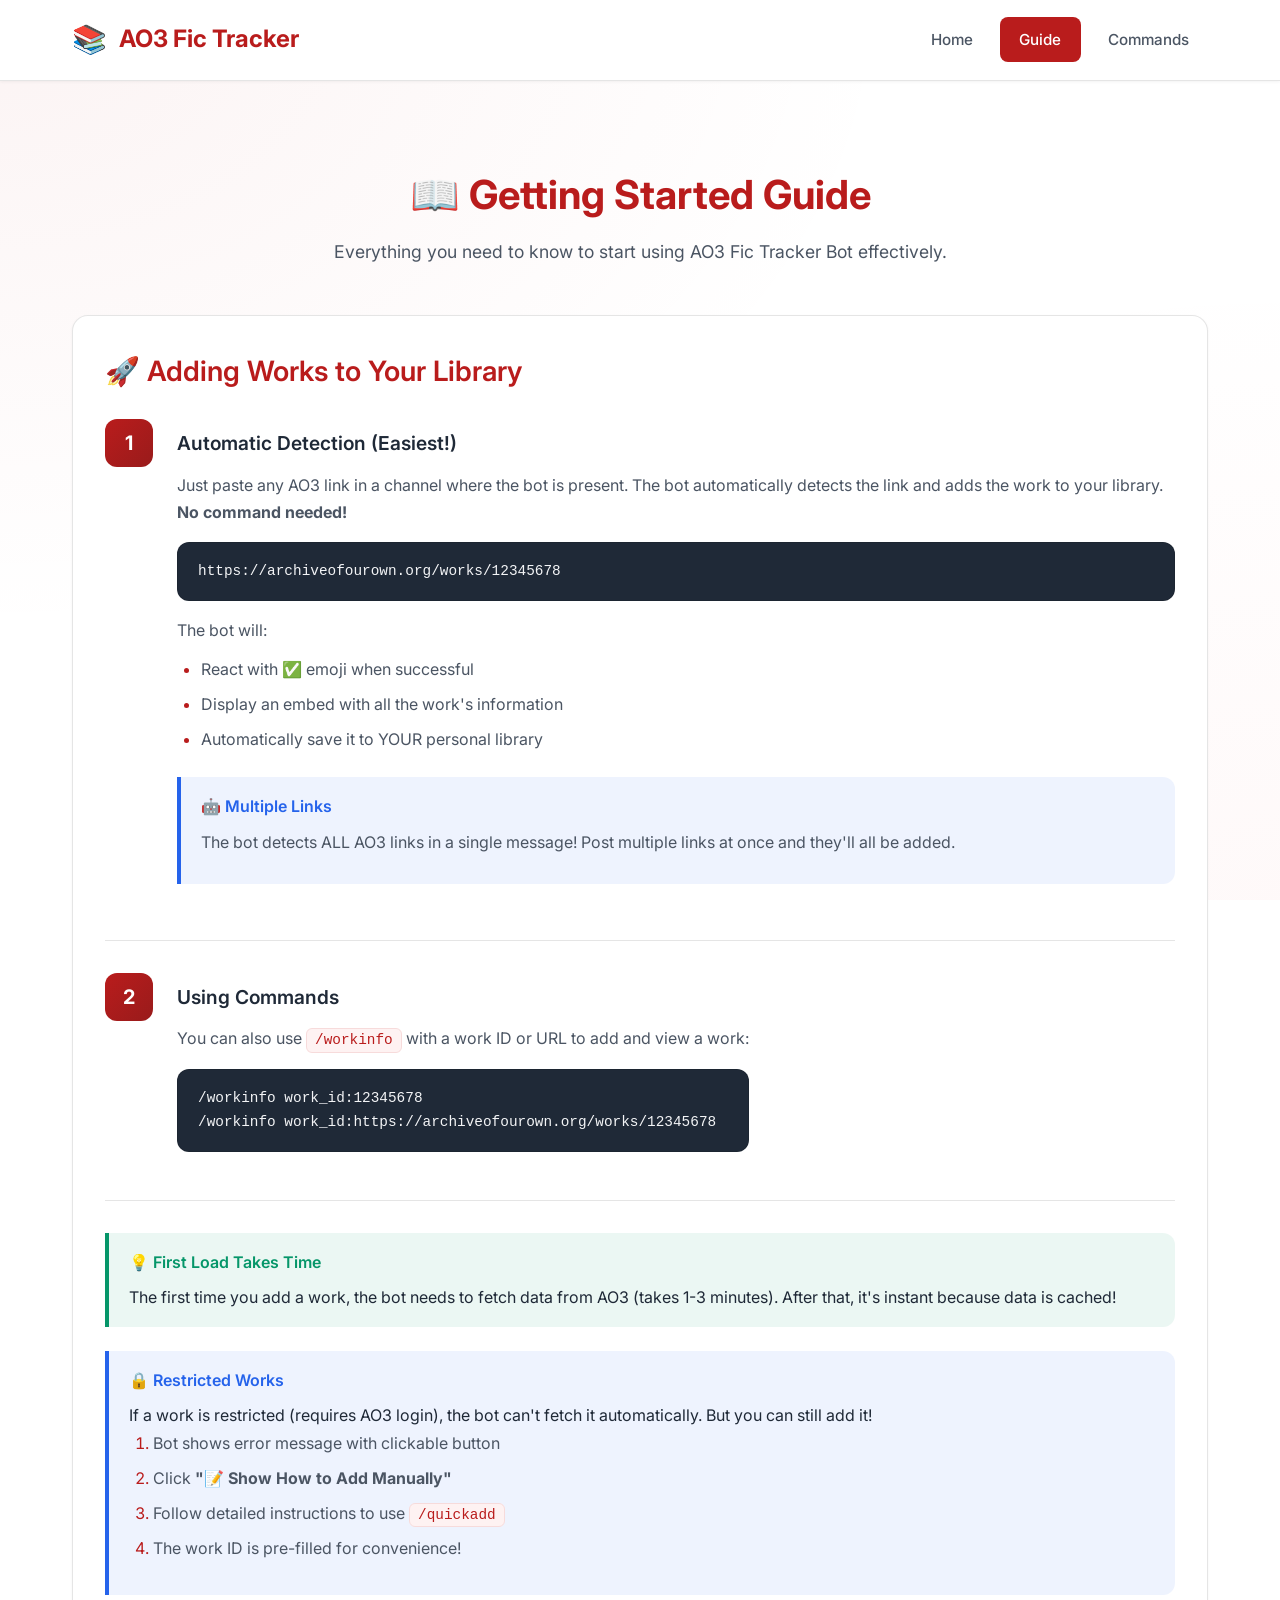
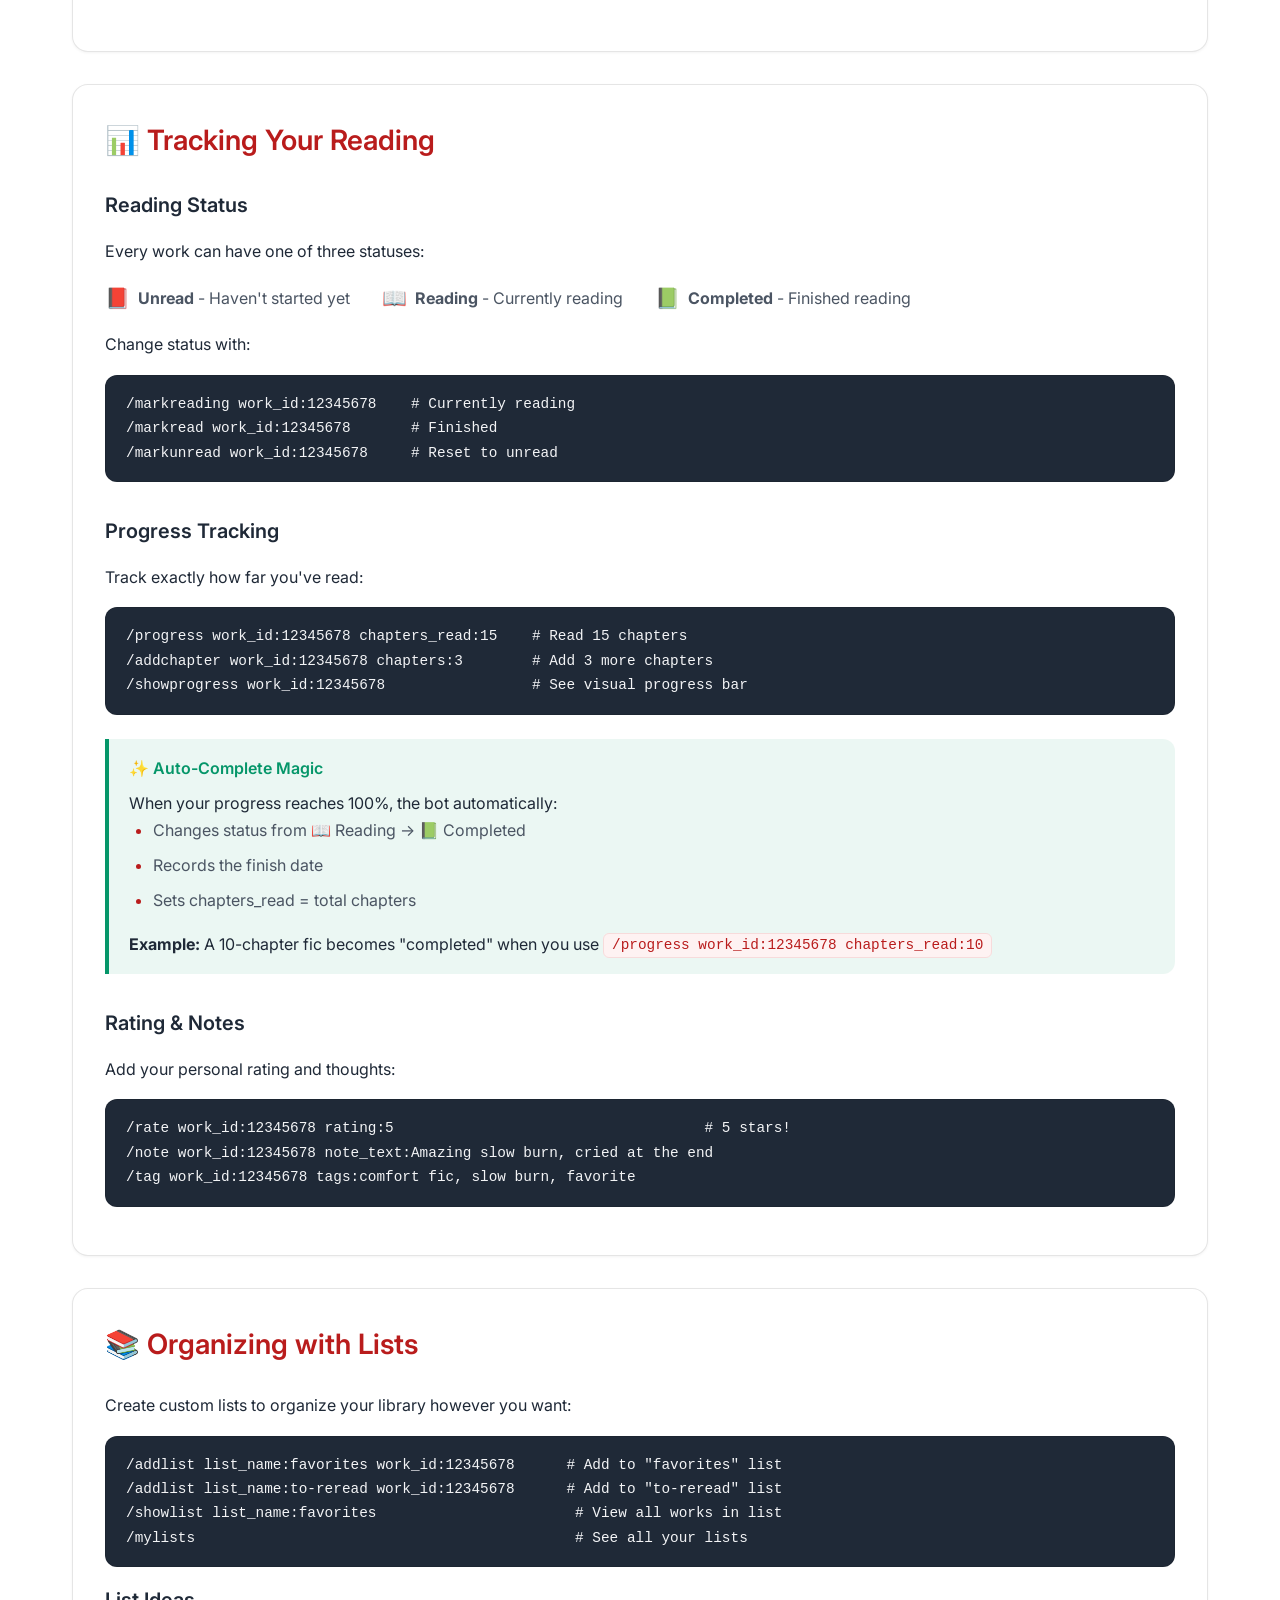
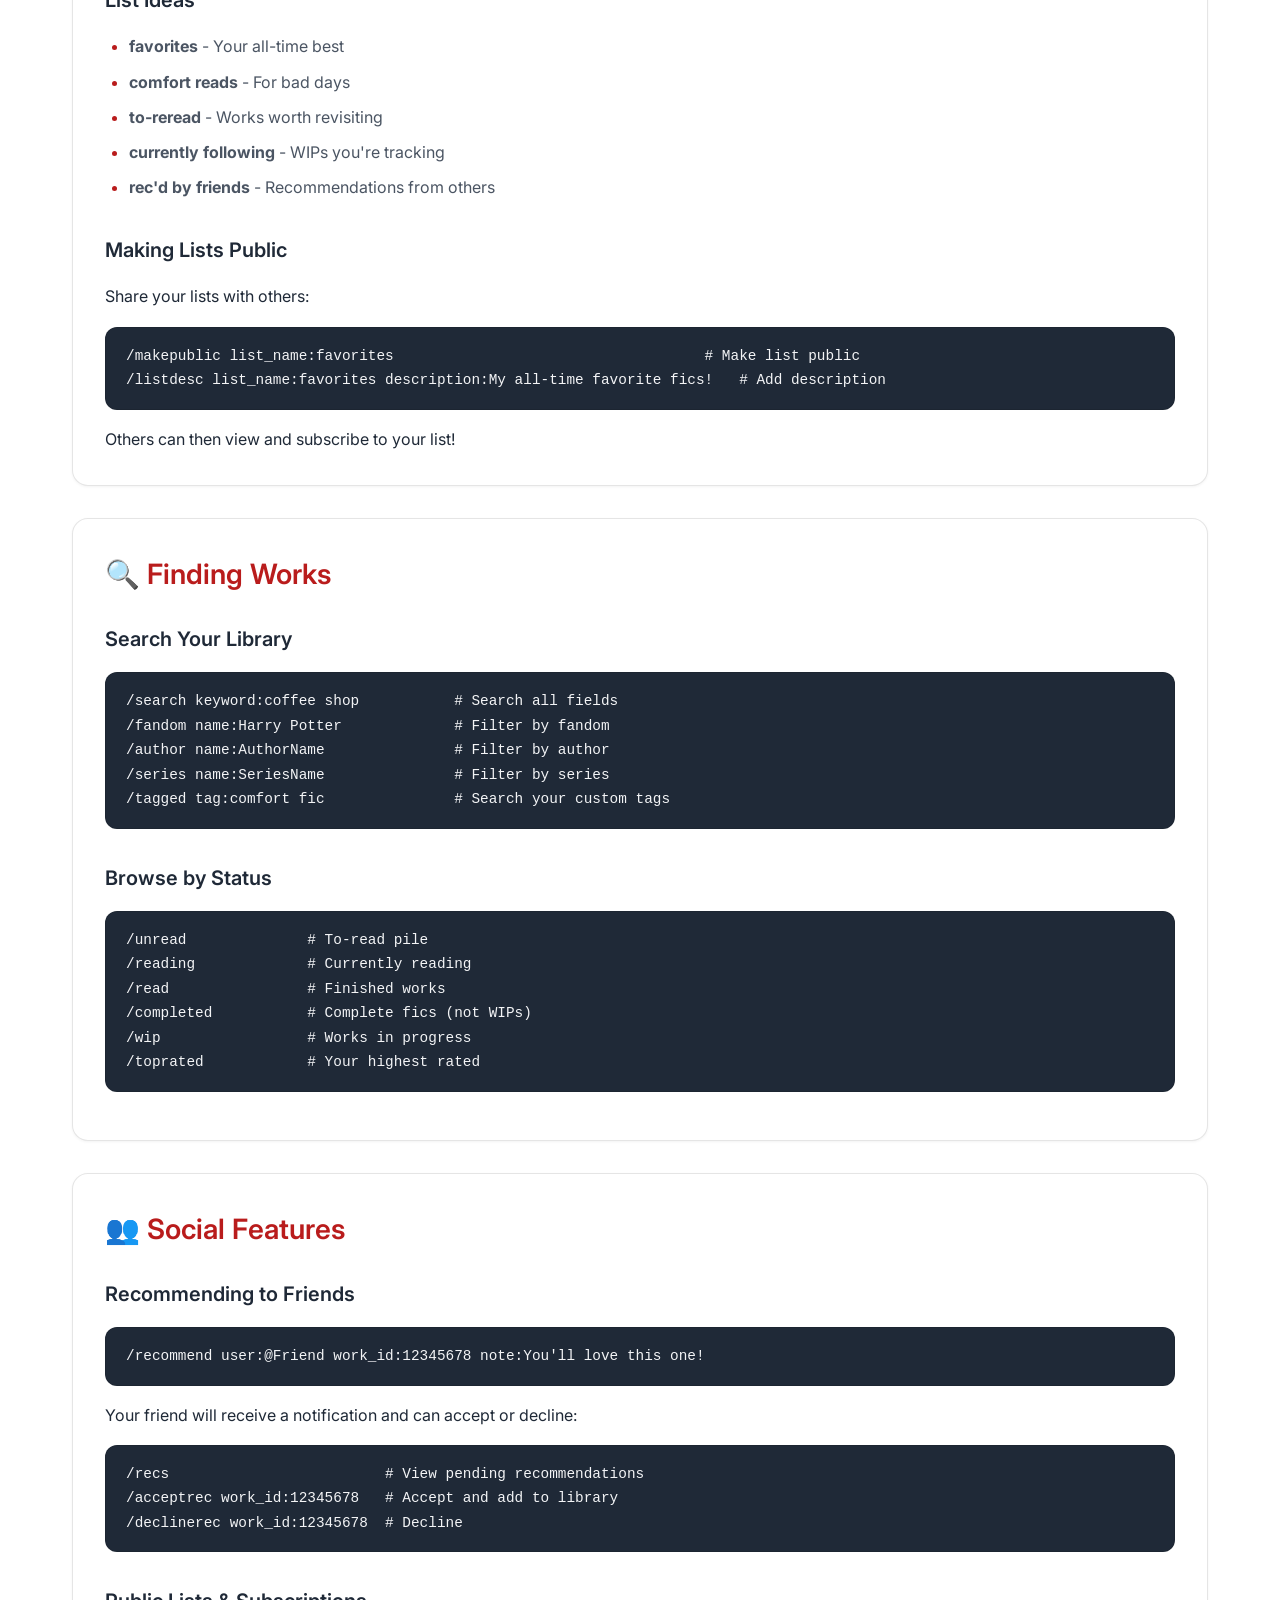
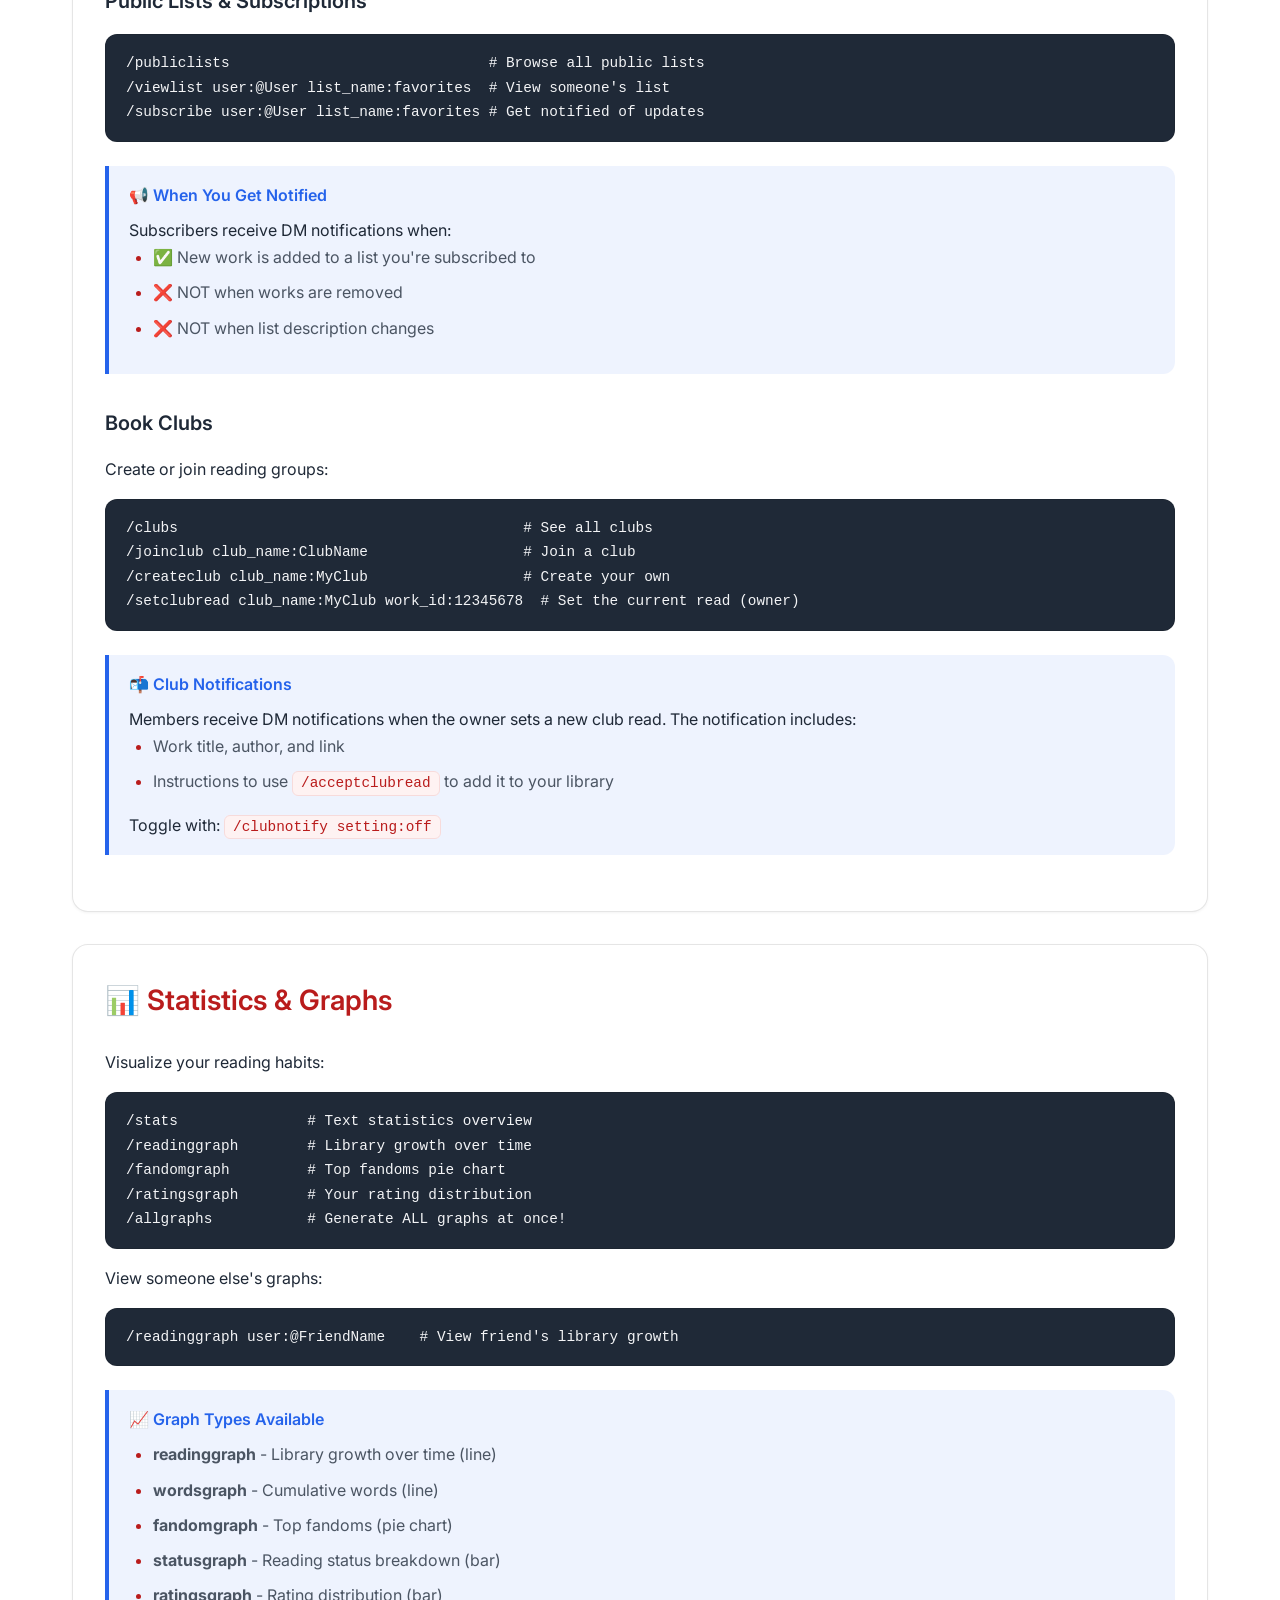
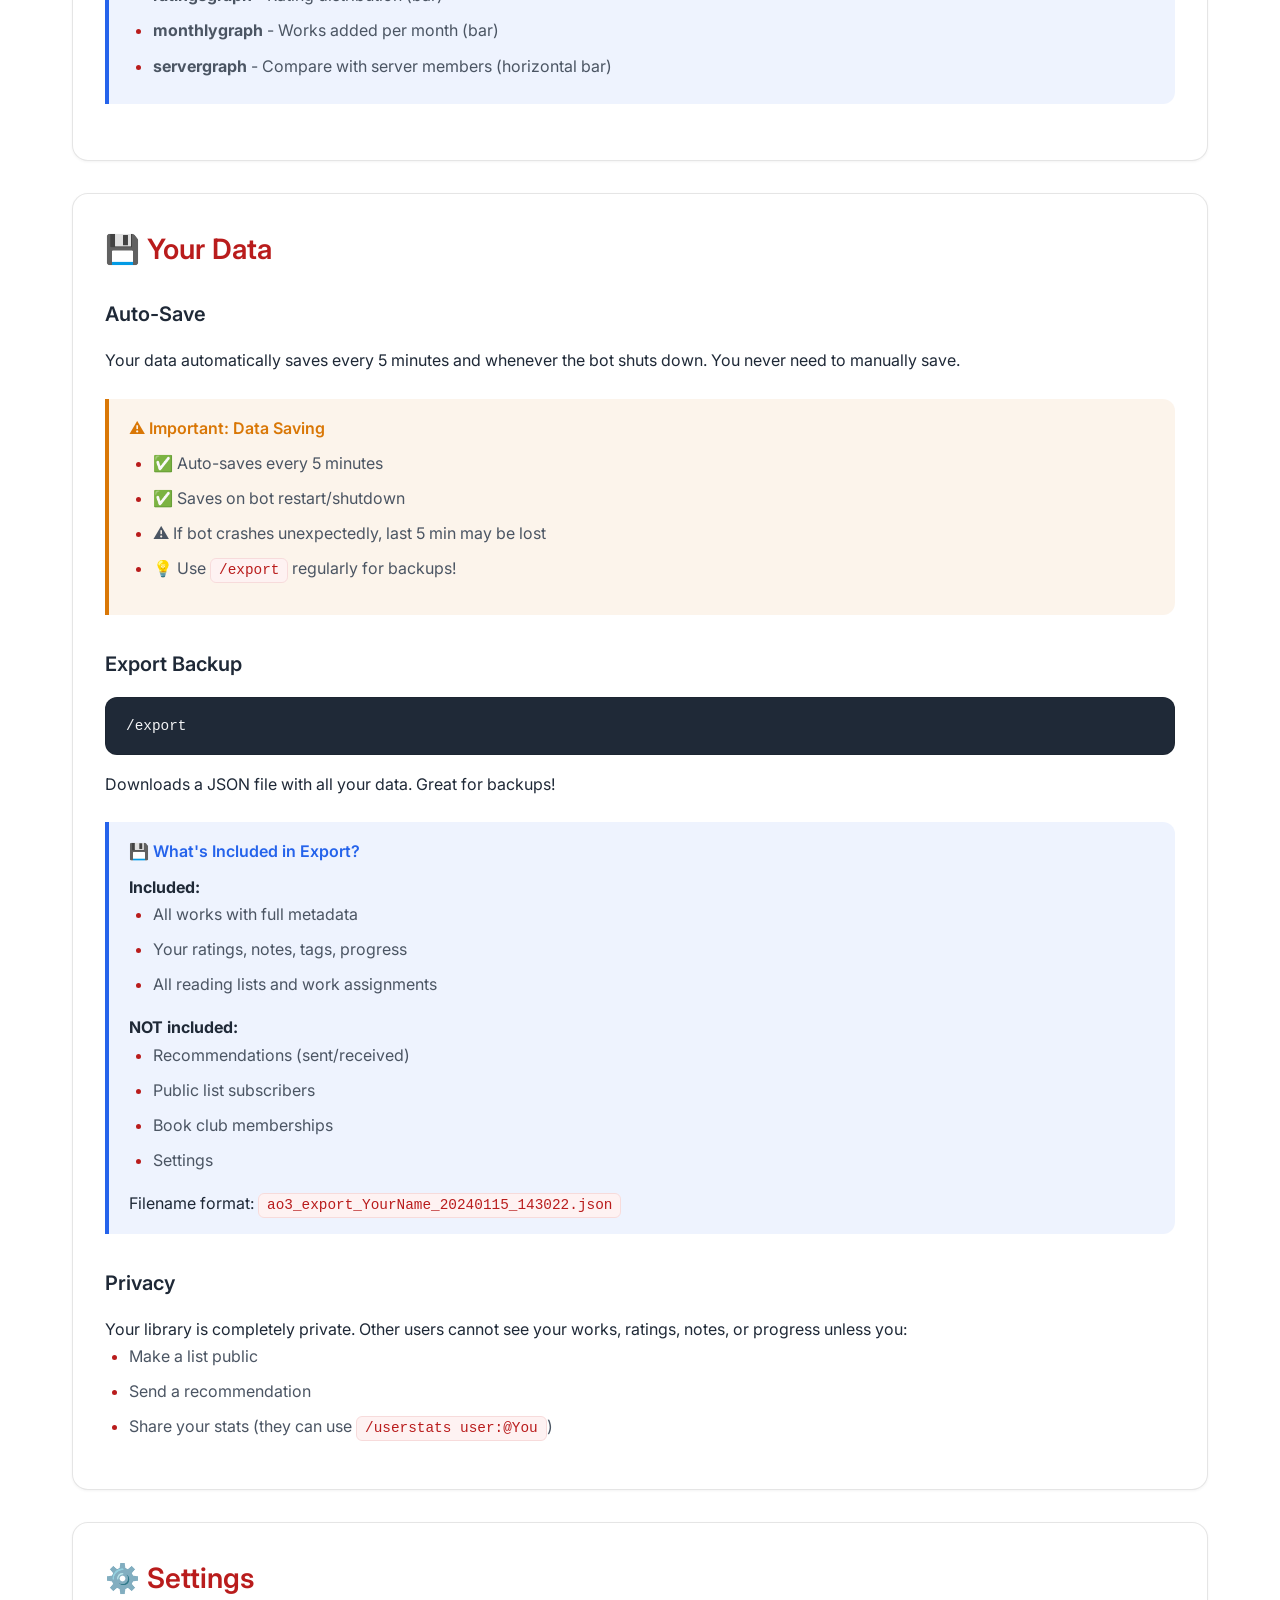
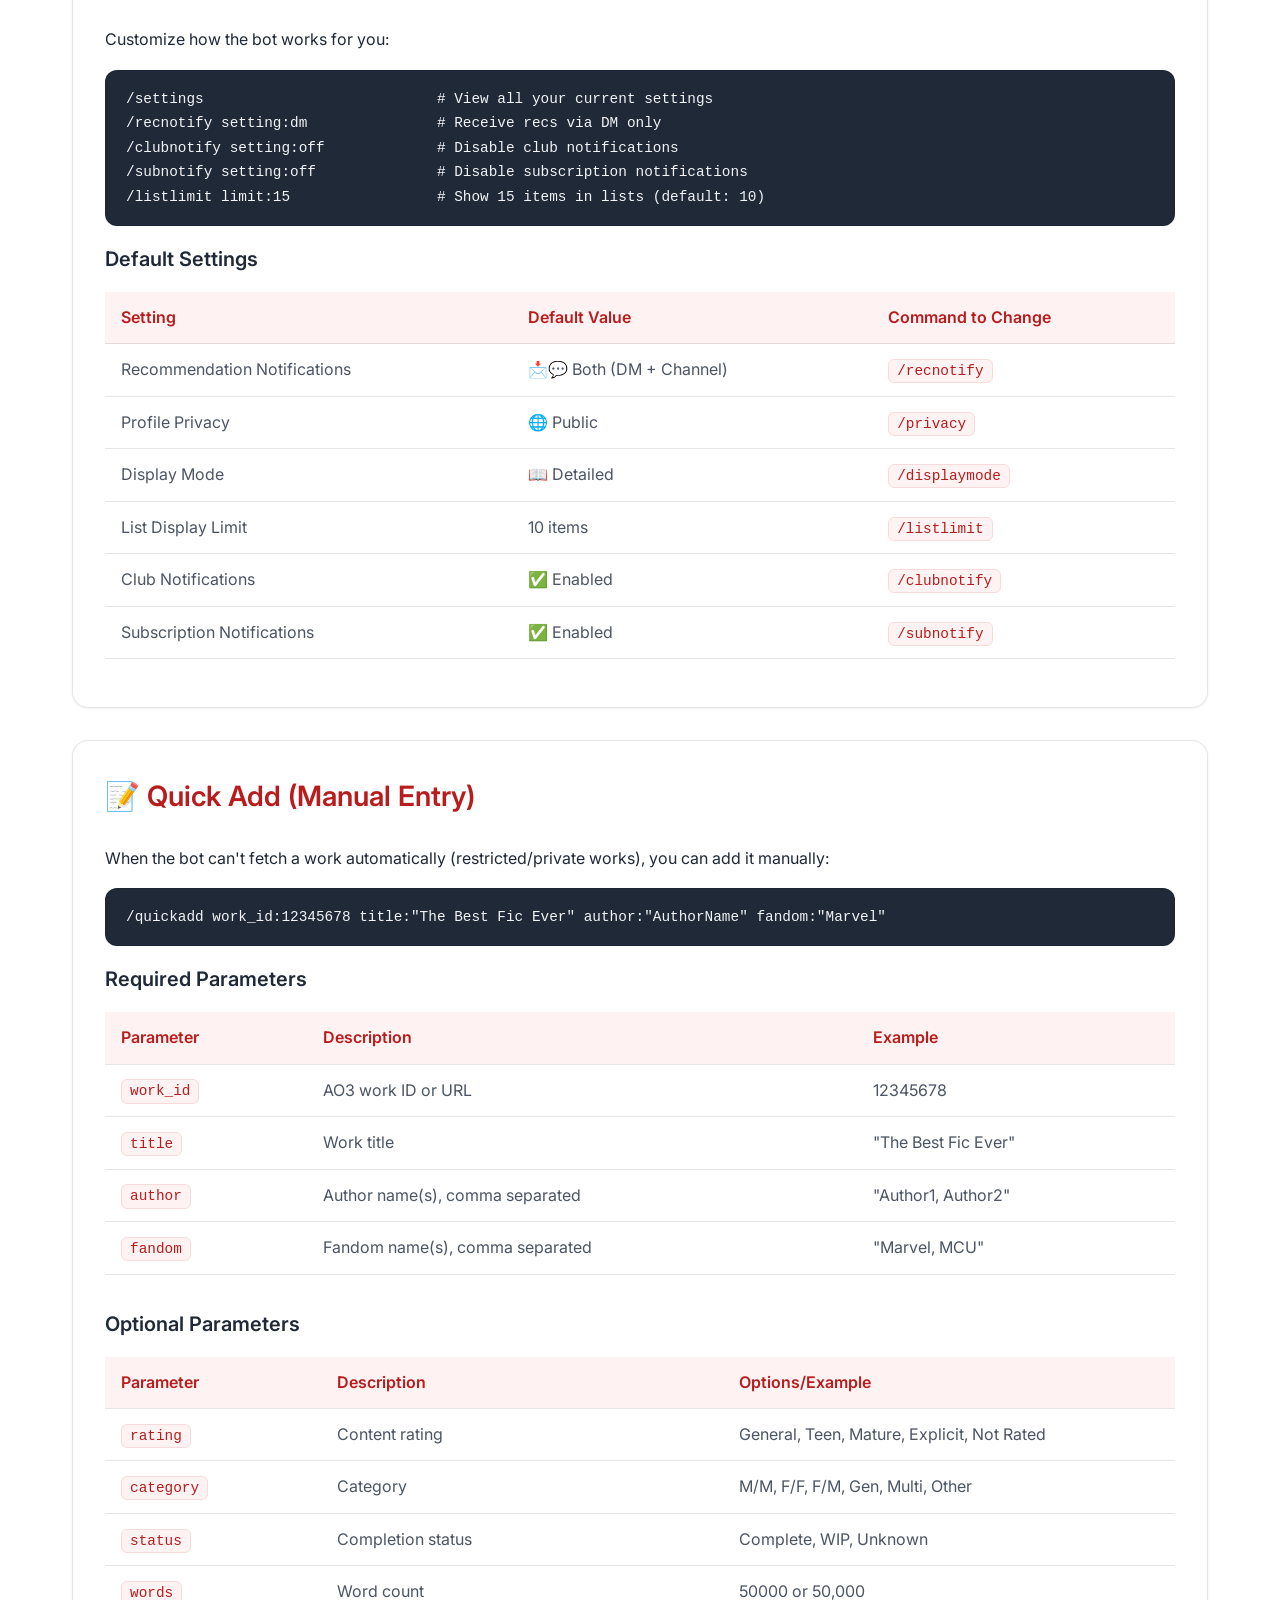
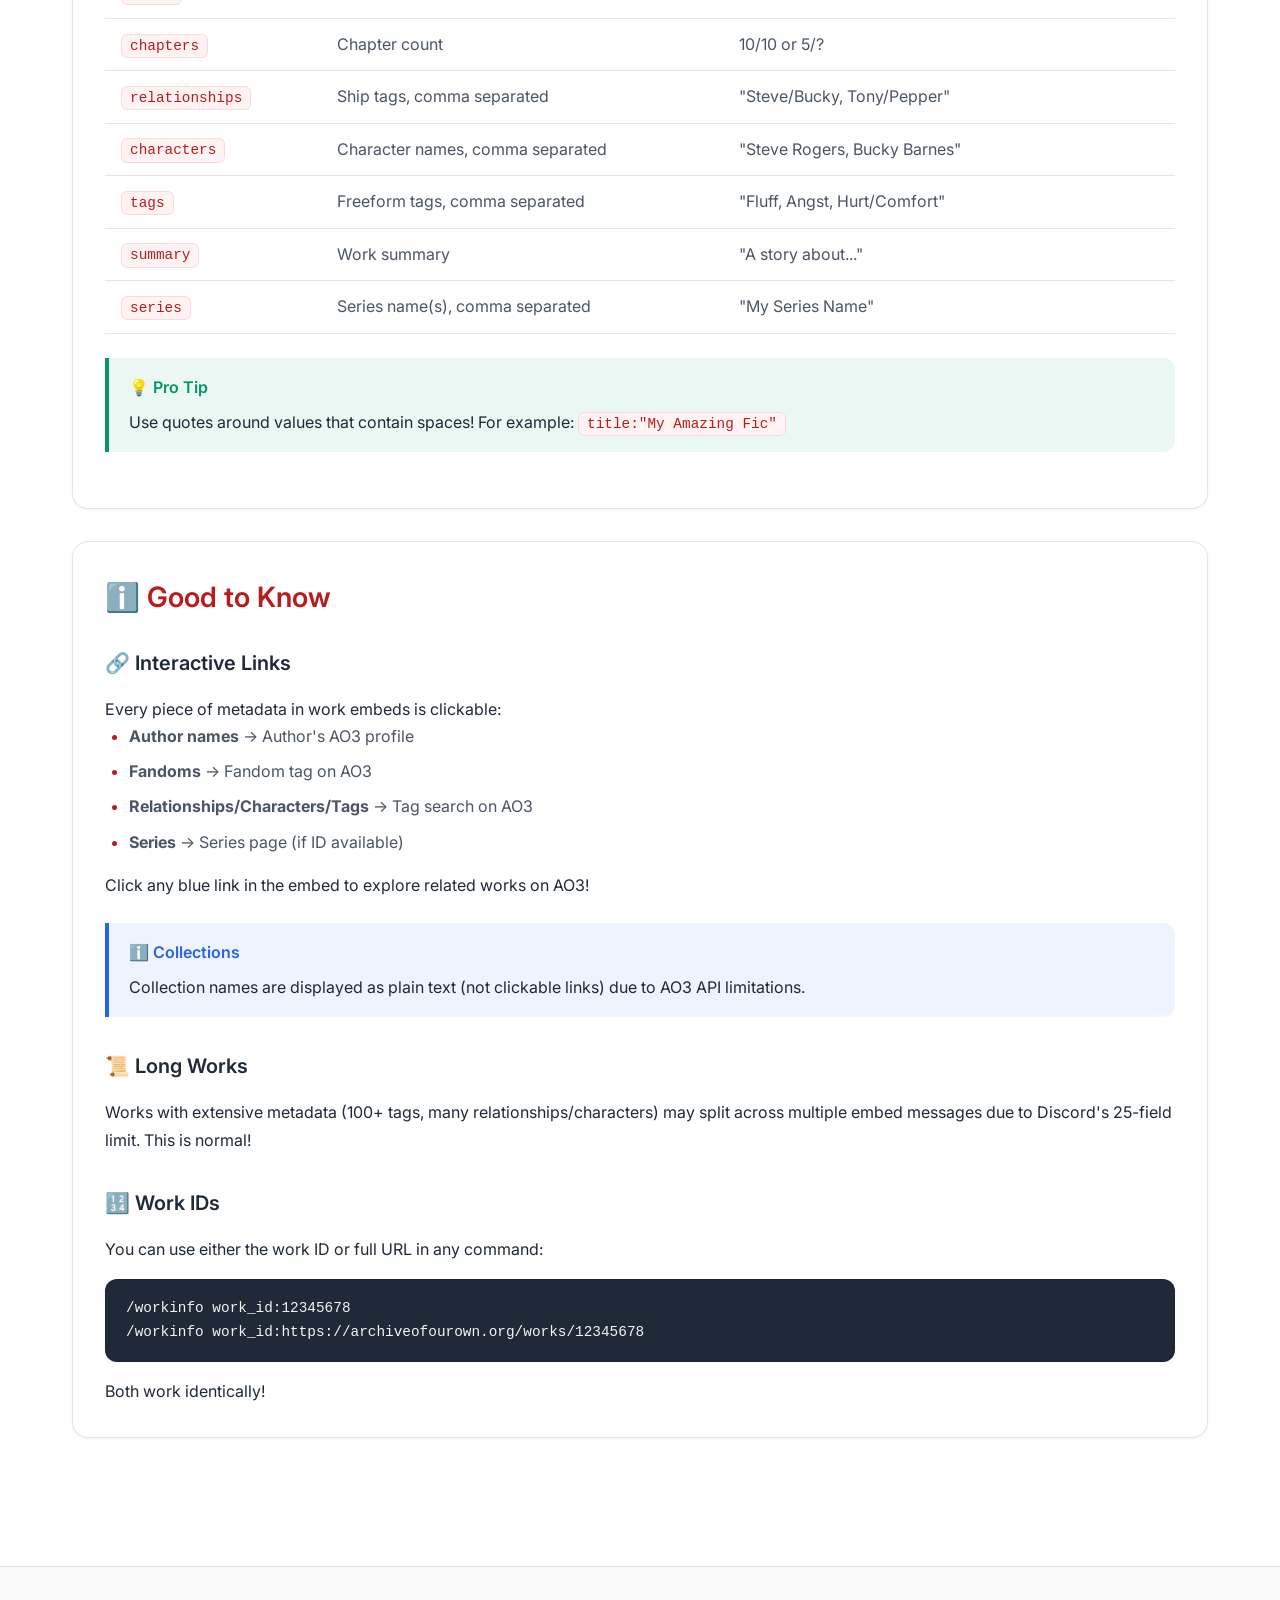
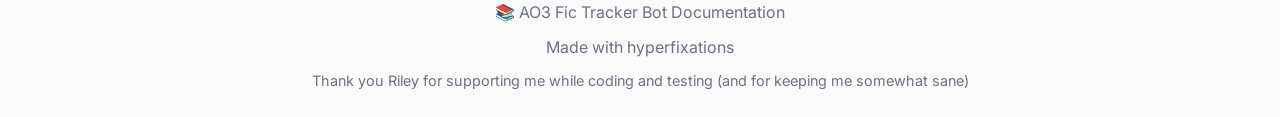
<file: guide.html>
<!DOCTYPE html>
<html lang="en">
<head>
    <meta charset="UTF-8">
    <meta name="viewport" content="width=device-width, initial-scale=1.0">
    <meta name="description" content="Complete guide to using AO3 Fic Tracker Bot - Learn how to track your fanfiction reading, organize your library, and use all features.">
    <title>AO3 Fic Tracker Bot - Guide</title>
    <link rel="preconnect" href="https://fonts.googleapis.com">
    <link rel="preconnect" href="https://fonts.gstatic.com" crossorigin>
    <link href="https://fonts.googleapis.com/css2?family=Inter:wght@300;400;500;600;700&display=swap" rel="stylesheet">
    <link rel="stylesheet" href="styles.css">
</head>
<body>
    <div class="bg-gradient"></div>

    <header>
        <div class="header-content">
            <a href="index.html" class="logo">
                <span class="logo-icon">📚</span>
                <span>AO3 Fic Tracker</span>
            </a>
            <nav>
                <a href="index.html" class="nav-link">Home</a>
                <a href="guide.html" class="nav-link active">Guide</a>
                <a href="commands.html" class="nav-link">Commands</a>
            </nav>
        </div>
    </header>

    <main>
        <div class="page-header">
            <h1>📖 Getting Started Guide</h1>
            <p>Everything you need to know to start using AO3 Fic Tracker Bot effectively.</p>
        </div>

        <div class="card">
            <h2>🚀 Adding Works to Your Library</h2>
            
            <div class="guide-step">
                <div class="step-number">1</div>
                <div class="step-content">
                    <h3>Automatic Detection (Easiest!)</h3>
                    <p>Just paste any AO3 link in a channel where the bot is present. The bot automatically detects the link and adds the work to your library. <strong>No command needed!</strong></p>
                    <pre><code>https://archiveofourown.org/works/12345678</code></pre>
                    <p>The bot will:</p>
                    <ul>
                        <li>React with ✅ emoji when successful</li>
                        <li>Display an embed with all the work's information</li>
                        <li>Automatically save it to YOUR personal library</li>
                    </ul>
                    
                    <div class="note">
                        <div class="note-title">🤖 Multiple Links</div>
                        <p>The bot detects ALL AO3 links in a single message! Post multiple links at once and they'll all be added.</p>
                    </div>
                </div>
            </div>

            <div class="guide-step">
                <div class="step-number">2</div>
                <div class="step-content">
                    <h3>Using Commands</h3>
                    <p>You can also use <code>/workinfo</code> with a work ID or URL to add and view a work:</p>
                    <pre><code>/workinfo work_id:12345678
/workinfo work_id:https://archiveofourown.org/works/12345678</code></pre>
                </div>
            </div>

            <div class="tip">
                <div class="tip-title">💡 First Load Takes Time</div>
                <p>The first time you add a work, the bot needs to fetch data from AO3 (takes 1-3 minutes). After that, it's instant because data is cached!</p>
            </div>

            <div class="note">
                <div class="note-title">🔒 Restricted Works</div>
                <p>If a work is restricted (requires AO3 login), the bot can't fetch it automatically. But you can still add it!</p>
                <ol>
                    <li>Bot shows error message with clickable button</li>
                    <li>Click <strong>"📝 Show How to Add Manually"</strong></li>
                    <li>Follow detailed instructions to use <code>/quickadd</code></li>
                    <li>The work ID is pre-filled for convenience!</li>
                </ol>
            </div>
        </div>

        <div class="card">
            <h2>📊 Tracking Your Reading</h2>

            <h3>Reading Status</h3>
            <p>Every work can have one of three statuses:</p>
            
            <div class="status-legend">
                <div class="status-item">
                    <span class="status-emoji">📕</span>
                    <span><strong>Unread</strong> - Haven't started yet</span>
                </div>
                <div class="status-item">
                    <span class="status-emoji">📖</span>
                    <span><strong>Reading</strong> - Currently reading</span>
                </div>
                <div class="status-item">
                    <span class="status-emoji">📗</span>
                    <span><strong>Completed</strong> - Finished reading</span>
                </div>
            </div>

            <p>Change status with:</p>
            <pre><code>/markreading work_id:12345678    # Currently reading
/markread work_id:12345678       # Finished
/markunread work_id:12345678     # Reset to unread</code></pre>

            <h3>Progress Tracking</h3>
            <p>Track exactly how far you've read:</p>
            <pre><code>/progress work_id:12345678 chapters_read:15    # Read 15 chapters
/addchapter work_id:12345678 chapters:3        # Add 3 more chapters
/showprogress work_id:12345678                 # See visual progress bar</code></pre>

            <div class="tip">
                <div class="tip-title">✨ Auto-Complete Magic</div>
                <p>When your progress reaches 100%, the bot automatically:</p>
                <ul>
                    <li>Changes status from 📖 Reading → 📗 Completed</li>
                    <li>Records the finish date</li>
                    <li>Sets chapters_read = total chapters</li>
                </ul>
                <p><strong>Example:</strong> A 10-chapter fic becomes "completed" when you use <code>/progress work_id:12345678 chapters_read:10</code></p>
            </div>

            <h3>Rating & Notes</h3>
            <p>Add your personal rating and thoughts:</p>
            <pre><code>/rate work_id:12345678 rating:5                                    # 5 stars!
/note work_id:12345678 note_text:Amazing slow burn, cried at the end
/tag work_id:12345678 tags:comfort fic, slow burn, favorite</code></pre>
        </div>

        <div class="card">
            <h2>📚 Organizing with Lists</h2>

            <p>Create custom lists to organize your library however you want:</p>
            <pre><code>/addlist list_name:favorites work_id:12345678      # Add to "favorites" list
/addlist list_name:to-reread work_id:12345678      # Add to "to-reread" list
/showlist list_name:favorites                       # View all works in list
/mylists                                            # See all your lists</code></pre>

            <h3>List Ideas</h3>
            <ul>
                <li><strong>favorites</strong> - Your all-time best</li>
                <li><strong>comfort reads</strong> - For bad days</li>
                <li><strong>to-reread</strong> - Works worth revisiting</li>
                <li><strong>currently following</strong> - WIPs you're tracking</li>
                <li><strong>rec'd by friends</strong> - Recommendations from others</li>
            </ul>

            <h3>Making Lists Public</h3>
            <p>Share your lists with others:</p>
            <pre><code>/makepublic list_name:favorites                                    # Make list public
/listdesc list_name:favorites description:My all-time favorite fics!   # Add description</code></pre>
            <p>Others can then view and subscribe to your list!</p>
        </div>

        <div class="card">
            <h2>🔍 Finding Works</h2>

            <h3>Search Your Library</h3>
            <pre><code>/search keyword:coffee shop           # Search all fields
/fandom name:Harry Potter             # Filter by fandom
/author name:AuthorName               # Filter by author
/series name:SeriesName               # Filter by series
/tagged tag:comfort fic               # Search your custom tags</code></pre>

            <h3>Browse by Status</h3>
            <pre><code>/unread              # To-read pile
/reading             # Currently reading
/read                # Finished works
/completed           # Complete fics (not WIPs)
/wip                 # Works in progress
/toprated            # Your highest rated</code></pre>
        </div>

        <div class="card">
            <h2>👥 Social Features</h2>

            <h3>Recommending to Friends</h3>
            <pre><code>/recommend user:@Friend work_id:12345678 note:You'll love this one!</code></pre>
            <p>Your friend will receive a notification and can accept or decline:</p>
            <pre><code>/recs                         # View pending recommendations
/acceptrec work_id:12345678   # Accept and add to library
/declinerec work_id:12345678  # Decline</code></pre>

            <h3>Public Lists & Subscriptions</h3>
            <pre><code>/publiclists                              # Browse all public lists
/viewlist user:@User list_name:favorites  # View someone's list
/subscribe user:@User list_name:favorites # Get notified of updates</code></pre>

            <div class="note">
                <div class="note-title">📢 When You Get Notified</div>
                <p>Subscribers receive DM notifications when:</p>
                <ul>
                    <li>✅ New work is added to a list you're subscribed to</li>
                    <li>❌ NOT when works are removed</li>
                    <li>❌ NOT when list description changes</li>
                </ul>
            </div>

            <h3>Book Clubs</h3>
            <p>Create or join reading groups:</p>
            <pre><code>/clubs                                        # See all clubs
/joinclub club_name:ClubName                  # Join a club
/createclub club_name:MyClub                  # Create your own
/setclubread club_name:MyClub work_id:12345678  # Set the current read (owner)</code></pre>

            <div class="note">
                <div class="note-title">📬 Club Notifications</div>
                <p>Members receive DM notifications when the owner sets a new club read. The notification includes:</p>
                <ul>
                    <li>Work title, author, and link</li>
                    <li>Instructions to use <code>/acceptclubread</code> to add it to your library</li>
                </ul>
                <p>Toggle with: <code>/clubnotify setting:off</code></p>
            </div>
        </div>

        <div class="card">
            <h2>📊 Statistics & Graphs</h2>

            <p>Visualize your reading habits:</p>
            <pre><code>/stats               # Text statistics overview
/readinggraph        # Library growth over time
/fandomgraph         # Top fandoms pie chart
/ratingsgraph        # Your rating distribution
/allgraphs           # Generate ALL graphs at once!</code></pre>

            <p>View someone else's graphs:</p>
            <pre><code>/readinggraph user:@FriendName    # View friend's library growth</code></pre>

            <div class="note">
                <div class="note-title">📈 Graph Types Available</div>
                <ul style="margin-top: 0.5rem; margin-bottom: 0;">
                    <li><strong>readinggraph</strong> - Library growth over time (line)</li>
                    <li><strong>wordsgraph</strong> - Cumulative words (line)</li>
                    <li><strong>fandomgraph</strong> - Top fandoms (pie chart)</li>
                    <li><strong>statusgraph</strong> - Reading status breakdown (bar)</li>
                    <li><strong>ratingsgraph</strong> - Rating distribution (bar)</li>
                    <li><strong>monthlygraph</strong> - Works added per month (bar)</li>
                    <li><strong>servergraph</strong> - Compare with server members (horizontal bar)</li>
                </ul>
            </div>
        </div>

        <div class="card">
            <h2>💾 Your Data</h2>

            <h3>Auto-Save</h3>
            <p>Your data automatically saves every 5 minutes and whenever the bot shuts down. You never need to manually save.</p>

            <div class="warning">
                <div class="warning-title">⚠️ Important: Data Saving</div>
                <ul>
                    <li>✅ Auto-saves every 5 minutes</li>
                    <li>✅ Saves on bot restart/shutdown</li>
                    <li>⚠️ If bot crashes unexpectedly, last 5 min may be lost</li>
                    <li>💡 Use <code>/export</code> regularly for backups!</li>
                </ul>
            </div>

            <h3>Export Backup</h3>
            <pre><code>/export</code></pre>
            <p>Downloads a JSON file with all your data. Great for backups!</p>
            
            <div class="note">
                <div class="note-title">💾 What's Included in Export?</div>
                <p><strong>Included:</strong></p>
                <ul>
                    <li>All works with full metadata</li>
                    <li>Your ratings, notes, tags, progress</li>
                    <li>All reading lists and work assignments</li>
                </ul>
                <p><strong>NOT included:</strong></p>
                <ul>
                    <li>Recommendations (sent/received)</li>
                    <li>Public list subscribers</li>
                    <li>Book club memberships</li>
                    <li>Settings</li>
                </ul>
                <p>Filename format: <code>ao3_export_YourName_20240115_143022.json</code></p>
            </div>

            <h3>Privacy</h3>
            <p>Your library is completely private. Other users cannot see your works, ratings, notes, or progress unless you:</p>
            <ul>
                <li>Make a list public</li>
                <li>Send a recommendation</li>
                <li>Share your stats (they can use <code>/userstats user:@You</code>)</li>
            </ul>
        </div>

        <div class="card">
            <h2>⚙️ Settings</h2>

            <p>Customize how the bot works for you:</p>
            <pre><code>/settings                           # View all your current settings
/recnotify setting:dm               # Receive recs via DM only
/clubnotify setting:off             # Disable club notifications
/subnotify setting:off              # Disable subscription notifications
/listlimit limit:15                 # Show 15 items in lists (default: 10)</code></pre>

            <h3>Default Settings</h3>
            <table>
                <thead>
                    <tr>
                        <th>Setting</th>
                        <th>Default Value</th>
                        <th>Command to Change</th>
                    </tr>
                </thead>
                <tbody>
                    <tr>
                        <td>Recommendation Notifications</td>
                        <td>📩💬 Both (DM + Channel)</td>
                        <td><code>/recnotify</code></td>
                    </tr>
                    <tr>
                        <td>Profile Privacy</td>
                        <td>🌐 Public</td>
                        <td><code>/privacy</code></td>
                    </tr>
                    <tr>
                        <td>Display Mode</td>
                        <td>📖 Detailed</td>
                        <td><code>/displaymode</code></td>
                    </tr>
                    <tr>
                        <td>List Display Limit</td>
                        <td>10 items</td>
                        <td><code>/listlimit</code></td>
                    </tr>
                    <tr>
                        <td>Club Notifications</td>
                        <td>✅ Enabled</td>
                        <td><code>/clubnotify</code></td>
                    </tr>
                    <tr>
                        <td>Subscription Notifications</td>
                        <td>✅ Enabled</td>
                        <td><code>/subnotify</code></td>
                    </tr>
                </tbody>
            </table>
        </div>

        <div class="card">
            <h2>📝 Quick Add (Manual Entry)</h2>

            <p>When the bot can't fetch a work automatically (restricted/private works), you can add it manually:</p>
            <pre><code>/quickadd work_id:12345678 title:"The Best Fic Ever" author:"AuthorName" fandom:"Marvel"</code></pre>

            <h3>Required Parameters</h3>
            <table>
                <thead>
                    <tr>
                        <th>Parameter</th>
                        <th>Description</th>
                        <th>Example</th>
                    </tr>
                </thead>
                <tbody>
                    <tr>
                        <td><code>work_id</code></td>
                        <td>AO3 work ID or URL</td>
                        <td>12345678</td>
                    </tr>
                    <tr>
                        <td><code>title</code></td>
                        <td>Work title</td>
                        <td>"The Best Fic Ever"</td>
                    </tr>
                    <tr>
                        <td><code>author</code></td>
                        <td>Author name(s), comma separated</td>
                        <td>"Author1, Author2"</td>
                    </tr>
                    <tr>
                        <td><code>fandom</code></td>
                        <td>Fandom name(s), comma separated</td>
                        <td>"Marvel, MCU"</td>
                    </tr>
                </tbody>
            </table>

            <h3>Optional Parameters</h3>
            <table>
                <thead>
                    <tr>
                        <th>Parameter</th>
                        <th>Description</th>
                        <th>Options/Example</th>
                    </tr>
                </thead>
                <tbody>
                    <tr>
                        <td><code>rating</code></td>
                        <td>Content rating</td>
                        <td>General, Teen, Mature, Explicit, Not Rated</td>
                    </tr>
                    <tr>
                        <td><code>category</code></td>
                        <td>Category</td>
                        <td>M/M, F/F, F/M, Gen, Multi, Other</td>
                    </tr>
                    <tr>
                        <td><code>status</code></td>
                        <td>Completion status</td>
                        <td>Complete, WIP, Unknown</td>
                    </tr>
                    <tr>
                        <td><code>words</code></td>
                        <td>Word count</td>
                        <td>50000 or 50,000</td>
                    </tr>
                    <tr>
                        <td><code>chapters</code></td>
                        <td>Chapter count</td>
                        <td>10/10 or 5/?</td>
                    </tr>
                    <tr>
                        <td><code>relationships</code></td>
                        <td>Ship tags, comma separated</td>
                        <td>"Steve/Bucky, Tony/Pepper"</td>
                    </tr>
                    <tr>
                        <td><code>characters</code></td>
                        <td>Character names, comma separated</td>
                        <td>"Steve Rogers, Bucky Barnes"</td>
                    </tr>
                    <tr>
                        <td><code>tags</code></td>
                        <td>Freeform tags, comma separated</td>
                        <td>"Fluff, Angst, Hurt/Comfort"</td>
                    </tr>
                    <tr>
                        <td><code>summary</code></td>
                        <td>Work summary</td>
                        <td>"A story about..."</td>
                    </tr>
                    <tr>
                        <td><code>series</code></td>
                        <td>Series name(s), comma separated</td>
                        <td>"My Series Name"</td>
                    </tr>
                </tbody>
            </table>

            <div class="tip">
                <div class="tip-title">💡 Pro Tip</div>
                <p>Use quotes around values that contain spaces! For example: <code>title:"My Amazing Fic"</code></p>
            </div>
        </div>

        <div class="card">
            <h2>ℹ️ Good to Know</h2>

            <h3>🔗 Interactive Links</h3>
            <p>Every piece of metadata in work embeds is clickable:</p>
            <ul>
                <li><strong>Author names</strong> → Author's AO3 profile</li>
                <li><strong>Fandoms</strong> → Fandom tag on AO3</li>
                <li><strong>Relationships/Characters/Tags</strong> → Tag search on AO3</li>
                <li><strong>Series</strong> → Series page (if ID available)</li>
            </ul>
            <p>Click any blue link in the embed to explore related works on AO3!</p>

            <div class="note">
                <div class="note-title">ℹ️ Collections</div>
                <p>Collection names are displayed as plain text (not clickable links) due to AO3 API limitations.</p>
            </div>

            <h3>📜 Long Works</h3>
            <p>Works with extensive metadata (100+ tags, many relationships/characters) may split across multiple embed messages due to Discord's 25-field limit. This is normal!</p>

            <h3>🔢 Work IDs</h3>
            <p>You can use either the work ID or full URL in any command:</p>
            <pre><code>/workinfo work_id:12345678
/workinfo work_id:https://archiveofourown.org/works/12345678</code></pre>
            <p>Both work identically!</p>
        </div>
    </main>

    <footer>
        <p>📚 AO3 Fic Tracker Bot Documentation</p>
        <p style="margin-top: 0.5rem;">Made with hyperfixations</p>
        <p style="margin-top: 0.5rem; font-size: 0.9rem; color: var(--text-muted);">Thank you Riley for supporting me while coding and testing (and for keeping me somewhat sane)</p>
    </footer>

    <button id="backToTop" class="back-to-top" aria-label="Back to top">↑</button>

    <script src="script.js"></script>
</body>
</html>
</file>
<file: styles.css>
* {
    margin: 0;
    padding: 0;
    box-sizing: border-box;
}

:root {
    --bg-primary: #ffffff;
    --bg-secondary: #fafafa;
    --bg-tertiary: #f5f5f5;
    --bg-card: #ffffff;
    --accent-primary: #b91c1c;
    --accent-secondary: #dc2626;
    --accent-tertiary: #ef4444;
    --accent-light: #fef2f2;
    --accent-glow: rgba(185, 28, 28, 0.15);
    --text-primary: #1f2937;
    --text-secondary: #4b5563;
    --text-muted: #6b7280;
    --success: #059669;
    --warning: #d97706;
    --error: #dc2626;
    --info: #2563eb;
    --border: rgba(0, 0, 0, 0.1);
    --border-hover: rgba(185, 28, 28, 0.5);
}

body {
    font-family: 'Inter', -apple-system, BlinkMacSystemFont, sans-serif;
    background: var(--bg-primary);
    color: var(--text-primary);
    line-height: 1.7;
    min-height: 100vh;
}

.bg-gradient {
    position: fixed;
    top: 0;
    left: 0;
    right: 0;
    bottom: 0;
    background: 
        radial-gradient(ellipse at top left, rgba(185, 28, 28, 0.05) 0%, transparent 50%),
        radial-gradient(ellipse at bottom right, rgba(239, 68, 68, 0.03) 0%, transparent 50%),
        var(--bg-primary);
    z-index: -1;
}

header {
    padding: 1rem 0;
    background: rgba(255, 255, 255, 0.95);
    backdrop-filter: blur(20px);
    border-bottom: 1px solid var(--border);
    position: sticky;
    top: 0;
    z-index: 1000;
    box-shadow: 0 1px 3px rgba(0, 0, 0, 0.05);
}

.header-content {
    max-width: 1200px;
    margin: 0 auto;
    padding: 0 2rem;
    display: flex;
    justify-content: space-between;
    align-items: center;
}

.logo {
    display: flex;
    align-items: center;
    gap: 0.75rem;
    font-size: 1.5rem;
    font-weight: 700;
    color: var(--accent-primary);
    text-decoration: none;
}

.logo:hover {
    color: var(--accent-secondary);
}

.logo-icon {
    font-size: 1.75rem;
}

nav {
    display: flex;
    gap: 0.5rem;
}

.nav-link {
    padding: 0.6rem 1.2rem;
    border-radius: 8px;
    color: var(--text-secondary);
    text-decoration: none;
    font-weight: 500;
    font-size: 0.95rem;
    transition: all 0.2s ease;
    cursor: pointer;
    background: transparent;
    border: none;
}

.nav-link:hover {
    color: var(--accent-primary);
    background: var(--accent-light);
}

.nav-link.active {
    color: #ffffff;
    background: var(--accent-primary);
}

main {
    max-width: 1200px;
    margin: 0 auto;
    padding: 3rem 2rem 6rem;
}

.hero {
    text-align: center;
    padding: 4rem 0;
}

.hero h1 {
    font-size: 3.5rem;
    font-weight: 700;
    margin-bottom: 1.5rem;
    background: linear-gradient(135deg, var(--accent-primary) 0%, var(--accent-tertiary) 100%);
    -webkit-background-clip: text;
    -webkit-text-fill-color: transparent;
    background-clip: text;
}

.hero p {
    font-size: 1.25rem;
    color: var(--text-secondary);
    max-width: 600px;
    margin: 0 auto 2.5rem;
}

.btn {
    display: inline-flex;
    align-items: center;
    gap: 0.5rem;
    padding: 1rem 2rem;
    border-radius: 12px;
    font-weight: 600;
    font-size: 1rem;
    text-decoration: none;
    transition: all 0.3s ease;
    cursor: pointer;
    border: none;
}

.btn-primary {
    background: linear-gradient(135deg, var(--accent-primary) 0%, #991b1b 100%);
    color: white;
    box-shadow: 0 4px 20px var(--accent-glow);
}

.btn-primary:hover {
    transform: translateY(-2px);
    box-shadow: 0 8px 30px var(--accent-glow);
}

.btn-secondary {
    background: var(--bg-tertiary);
    color: var(--text-primary);
    border: 1px solid var(--border);
}

.btn-secondary:hover {
    background: var(--accent-light);
    border-color: var(--border-hover);
    color: var(--accent-primary);
}

.hero-buttons {
    display: flex;
    gap: 1rem;
    justify-content: center;
    flex-wrap: wrap;
}

.features {
    display: grid;
    grid-template-columns: repeat(auto-fit, minmax(280px, 1fr));
    gap: 1.5rem;
    margin-top: 4rem;
}

.feature-card {
    background: var(--bg-card);
    border: 1px solid var(--border);
    border-radius: 16px;
    padding: 2rem;
    transition: all 0.3s ease;
    box-shadow: 0 1px 3px rgba(0, 0, 0, 0.05);
}

.feature-card:hover {
    border-color: var(--border-hover);
    transform: translateY(-4px);
    box-shadow: 0 20px 40px rgba(0, 0, 0, 0.1);
}

.feature-icon {
    font-size: 2.5rem;
    margin-bottom: 1rem;
}

.feature-card h3 {
    font-size: 1.25rem;
    font-weight: 600;
    margin-bottom: 0.75rem;
    color: var(--text-primary);
}

.feature-card p {
    color: var(--text-muted);
    font-size: 0.95rem;
}

.card {
    background: var(--bg-card);
    border: 1px solid var(--border);
    border-radius: 16px;
    padding: 2rem;
    margin-bottom: 2rem;
    box-shadow: 0 1px 3px rgba(0, 0, 0, 0.05);
}

.card h2 {
    font-size: 1.75rem;
    font-weight: 600;
    margin-bottom: 1.5rem;
    color: var(--accent-primary);
    display: flex;
    align-items: center;
    gap: 0.75rem;
}

.card h3 {
    font-size: 1.25rem;
    font-weight: 600;
    margin: 2rem 0 1rem;
    color: var(--text-primary);
}

.card h3:first-of-type {
    margin-top: 0.5rem;
}

.quick-start {
    background: linear-gradient(135deg, var(--accent-light) 0%, rgba(254, 242, 242, 0.5) 100%);
    border: 1px solid var(--border-hover);
    border-radius: 16px;
    padding: 2rem;
    margin: 3rem 0;
}

.quick-start h3 {
    font-size: 1.3rem;
    margin-bottom: 1.25rem;
    color: var(--accent-primary);
}

.quick-start-steps {
    display: grid;
    grid-template-columns: repeat(auto-fit, minmax(200px, 1fr));
    gap: 1.5rem;
}

.qs-step {
    text-align: center;
}

.qs-step-num {
    width: 40px;
    height: 40px;
    background: var(--accent-primary);
    border-radius: 50%;
    display: flex;
    align-items: center;
    justify-content: center;
    font-weight: 700;
    margin: 0 auto 0.75rem;
    color: white;
}

.qs-step p {
    color: var(--text-secondary);
    font-size: 0.95rem;
}

.guide-step {
    display: flex;
    gap: 1.5rem;
    margin-bottom: 2rem;
    padding-bottom: 2rem;
    border-bottom: 1px solid var(--border);
}

.guide-step:last-child {
    border-bottom: none;
    margin-bottom: 0;
    padding-bottom: 0;
}

.step-number {
    flex-shrink: 0;
    width: 48px;
    height: 48px;
    background: linear-gradient(135deg, var(--accent-primary) 0%, #991b1b 100%);
    border-radius: 12px;
    display: flex;
    align-items: center;
    justify-content: center;
    font-weight: 700;
    font-size: 1.25rem;
    color: white;
}

.step-content h3 {
    font-size: 1.2rem;
    margin-bottom: 0.75rem;
    color: var(--text-primary);
    margin-top: 0;
}

.step-content p {
    color: var(--text-secondary);
    margin-bottom: 0.75rem;
}

code {
    background: var(--accent-light);
    padding: 0.2rem 0.5rem;
    border-radius: 6px;
    font-family: 'JetBrains Mono', 'Fira Code', monospace;
    font-size: 0.9em;
    color: var(--accent-primary);
    border: 1px solid rgba(185, 28, 28, 0.1);
}

pre {
    background: #1f2937;
    padding: 1rem 1.25rem;
    border-radius: 12px;
    overflow-x: auto;
    margin: 1rem 0;
    border: 1px solid var(--border);
}

pre code {
    background: transparent;
    padding: 0;
    color: #f3f4f6;
    border: none;
}

.command-category {
    margin-bottom: 2.5rem;
}

.category-header {
    display: flex;
    align-items: center;
    gap: 0.75rem;
    margin-bottom: 1.25rem;
    padding-bottom: 0.75rem;
    border-bottom: 2px solid var(--accent-primary);
}

.category-header h3 {
    font-size: 1.3rem;
    font-weight: 600;
    color: var(--text-primary);
    margin: 0;
}

.category-icon {
    font-size: 1.5rem;
}

.command-list {
    display: flex;
    flex-direction: column;
    gap: 0.75rem;
}

.command-item {
    background: var(--bg-secondary);
    border: 1px solid var(--border);
    border-radius: 12px;
    padding: 1rem 1.25rem;
    display: grid;
    grid-template-columns: 220px 1fr;
    gap: 1rem;
    align-items: start;
    transition: all 0.2s ease;
}

.command-item:hover {
    border-color: var(--border-hover);
    background: var(--accent-light);
}

.command-name {
    font-family: 'JetBrains Mono', 'Fira Code', monospace;
    font-weight: 600;
    color: var(--accent-primary);
    font-size: 0.95rem;
}

.command-desc {
    color: var(--text-secondary);
    font-size: 0.95rem;
}

.command-example {
    margin-top: 0.5rem;
    font-size: 0.85rem;
    color: var(--text-muted);
}

.command-example code {
    font-size: 0.85rem;
}

.tip {
    background: rgba(5, 150, 105, 0.08);
    border-left: 4px solid var(--success);
    padding: 1rem 1.25rem;
    border-radius: 0 12px 12px 0;
    margin: 1.5rem 0;
}

.tip-title {
    font-weight: 600;
    color: var(--success);
    margin-bottom: 0.5rem;
    display: flex;
    align-items: center;
    gap: 0.5rem;
}

.note {
    background: rgba(37, 99, 235, 0.08);
    border-left: 4px solid var(--info);
    padding: 1rem 1.25rem;
    border-radius: 0 12px 12px 0;
    margin: 1.5rem 0;
}

.note-title {
    font-weight: 600;
    color: var(--info);
    margin-bottom: 0.5rem;
    display: flex;
    align-items: center;
    gap: 0.5rem;
}

.warning {
    background: rgba(217, 119, 6, 0.08);
    border-left: 4px solid var(--warning);
    padding: 1rem 1.25rem;
    border-radius: 0 12px 12px 0;
    margin: 1.5rem 0;
}

.warning-title {
    font-weight: 600;
    color: var(--warning);
    margin-bottom: 0.5rem;
    display: flex;
    align-items: center;
    gap: 0.5rem;
}

.search-container {
    margin-bottom: 2rem;
}

.search-input {
    width: 100%;
    padding: 1rem 1.25rem;
    padding-left: 3rem;
    background: var(--bg-secondary);
    border: 1px solid var(--border);
    border-radius: 12px;
    color: var(--text-primary);
    font-size: 1rem;
    font-family: inherit;
    transition: all 0.2s ease;
}

.search-input:focus {
    outline: none;
    border-color: var(--accent-primary);
    box-shadow: 0 0 0 3px var(--accent-glow);
}

.search-input::placeholder {
    color: var(--text-muted);
}

.search-wrapper {
    position: relative;
}

.search-icon {
    position: absolute;
    left: 1rem;
    top: 50%;
    transform: translateY(-50%);
    color: var(--text-muted);
    font-size: 1.1rem;
}

ul, ol {
    margin-left: 1.5rem;
    margin-bottom: 1rem;
    color: var(--text-secondary);
}

li {
    margin-bottom: 0.5rem;
}

li::marker {
    color: var(--accent-primary);
}

table {
    width: 100%;
    border-collapse: collapse;
    margin: 1rem 0;
}

th, td {
    padding: 0.75rem 1rem;
    text-align: left;
    border-bottom: 1px solid var(--border);
}

th {
    background: var(--accent-light);
    color: var(--accent-primary);
    font-weight: 600;
}

td {
    color: var(--text-secondary);
}

tr:hover td {
    background: var(--accent-light);
}

.toc {
    background: var(--bg-secondary);
    border-radius: 12px;
    padding: 1.5rem;
    margin-bottom: 2rem;
    border: 1px solid var(--border);
}

.toc h4 {
    font-size: 1rem;
    font-weight: 600;
    margin-bottom: 1rem;
    color: var(--text-muted);
    text-transform: uppercase;
    letter-spacing: 0.05em;
}

.toc-list {
    display: flex;
    flex-wrap: wrap;
    gap: 0.5rem;
    list-style: none;
    margin: 0;
    padding: 0;
}

.toc-list li {
    margin: 0;
}

.toc-link {
    display: inline-block;
    padding: 0.4rem 0.8rem;
    background: var(--bg-card);
    border: 1px solid var(--border);
    border-radius: 8px;
    color: var(--text-secondary);
    text-decoration: none;
    font-size: 0.9rem;
    transition: all 0.2s ease;
}

.toc-link:hover {
    border-color: var(--accent-primary);
    color: var(--accent-primary);
    background: var(--accent-light);
}

.status-legend {
    display: flex;
    gap: 2rem;
    flex-wrap: wrap;
    margin: 1rem 0;
}

.status-item {
    display: flex;
    align-items: center;
    gap: 0.5rem;
    color: var(--text-secondary);
}

.status-emoji {
    font-size: 1.25rem;
}

.emoji-grid {
    display: grid;
    grid-template-columns: repeat(auto-fit, minmax(200px, 1fr));
    gap: 0.5rem;
    margin: 1rem 0;
}

.emoji-item {
    display: flex;
    align-items: center;
    gap: 0.75rem;
    padding: 0.5rem 0.75rem;
    background: var(--bg-secondary);
    border-radius: 8px;
    border: 1px solid var(--border);
}

.emoji-item span:first-child {
    font-size: 1.25rem;
}

.emoji-item span:last-child {
    color: var(--text-secondary);
    font-size: 0.9rem;
}

kbd {
    display: inline-block;
    padding: 0.2rem 0.5rem;
    background: var(--bg-secondary);
    border: 1px solid var(--border);
    border-radius: 4px;
    font-family: 'JetBrains Mono', 'Fira Code', monospace;
    font-size: 0.85em;
    color: var(--text-primary);
    box-shadow: 0 2px 0 var(--border);
}

.badge {
    display: inline-block;
    padding: 0.25rem 0.75rem;
    border-radius: 20px;
    font-size: 0.8rem;
    font-weight: 600;
}

.badge-new {
    background: rgba(5, 150, 105, 0.15);
    color: var(--success);
}

footer {
    background: var(--bg-secondary);
    border-top: 1px solid var(--border);
    padding: 2rem;
    text-align: center;
    color: var(--text-muted);
}

footer a {
    color: var(--accent-primary);
    text-decoration: none;
}

footer a:hover {
    text-decoration: underline;
}

footer code {
    background: var(--accent-light);
}

.back-to-top {
    position: fixed;
    bottom: 2rem;
    right: 2rem;
    width: 48px;
    height: 48px;
    background: var(--accent-primary);
    color: white;
    border: none;
    border-radius: 50%;
    cursor: pointer;
    font-size: 1.25rem;
    display: flex;
    align-items: center;
    justify-content: center;
    opacity: 0;
    visibility: hidden;
    transition: all 0.3s ease;
    box-shadow: 0 4px 12px var(--accent-glow);
    z-index: 999;
}

.back-to-top.visible {
    opacity: 1;
    visibility: visible;
}

.back-to-top:hover {
    background: var(--accent-secondary);
    transform: translateY(-2px);
}

::-webkit-scrollbar {
    width: 10px;
    height: 10px;
}

::-webkit-scrollbar-track {
    background: var(--bg-secondary);
}

::-webkit-scrollbar-thumb {
    background: #d1d5db;
    border-radius: 5px;
}

::-webkit-scrollbar-thumb:hover {
    background: var(--accent-primary);
}

@media (max-width: 768px) {
    .hero h1 {
        font-size: 2.5rem;
    }

    .header-content {
        flex-direction: column;
        gap: 1rem;
    }

    .command-item {
        grid-template-columns: 1fr;
    }

    .guide-step {
        flex-direction: column;
        gap: 1rem;
    }

    nav {
        flex-wrap: wrap;
        justify-content: center;
    }

    .back-to-top {
        bottom: 1rem;
        right: 1rem;
        width: 40px;
        height: 40px;
        font-size: 1rem;
    }
}

.page-header {
    text-align: center;
    padding: 2rem 0 3rem;
}

.page-header h1 {
    font-size: 2.5rem;
    font-weight: 700;
    color: var(--accent-primary);
    margin-bottom: 0.5rem;
}

.page-header p {
    color: var(--text-secondary);
    font-size: 1.1rem;
}
</file>
